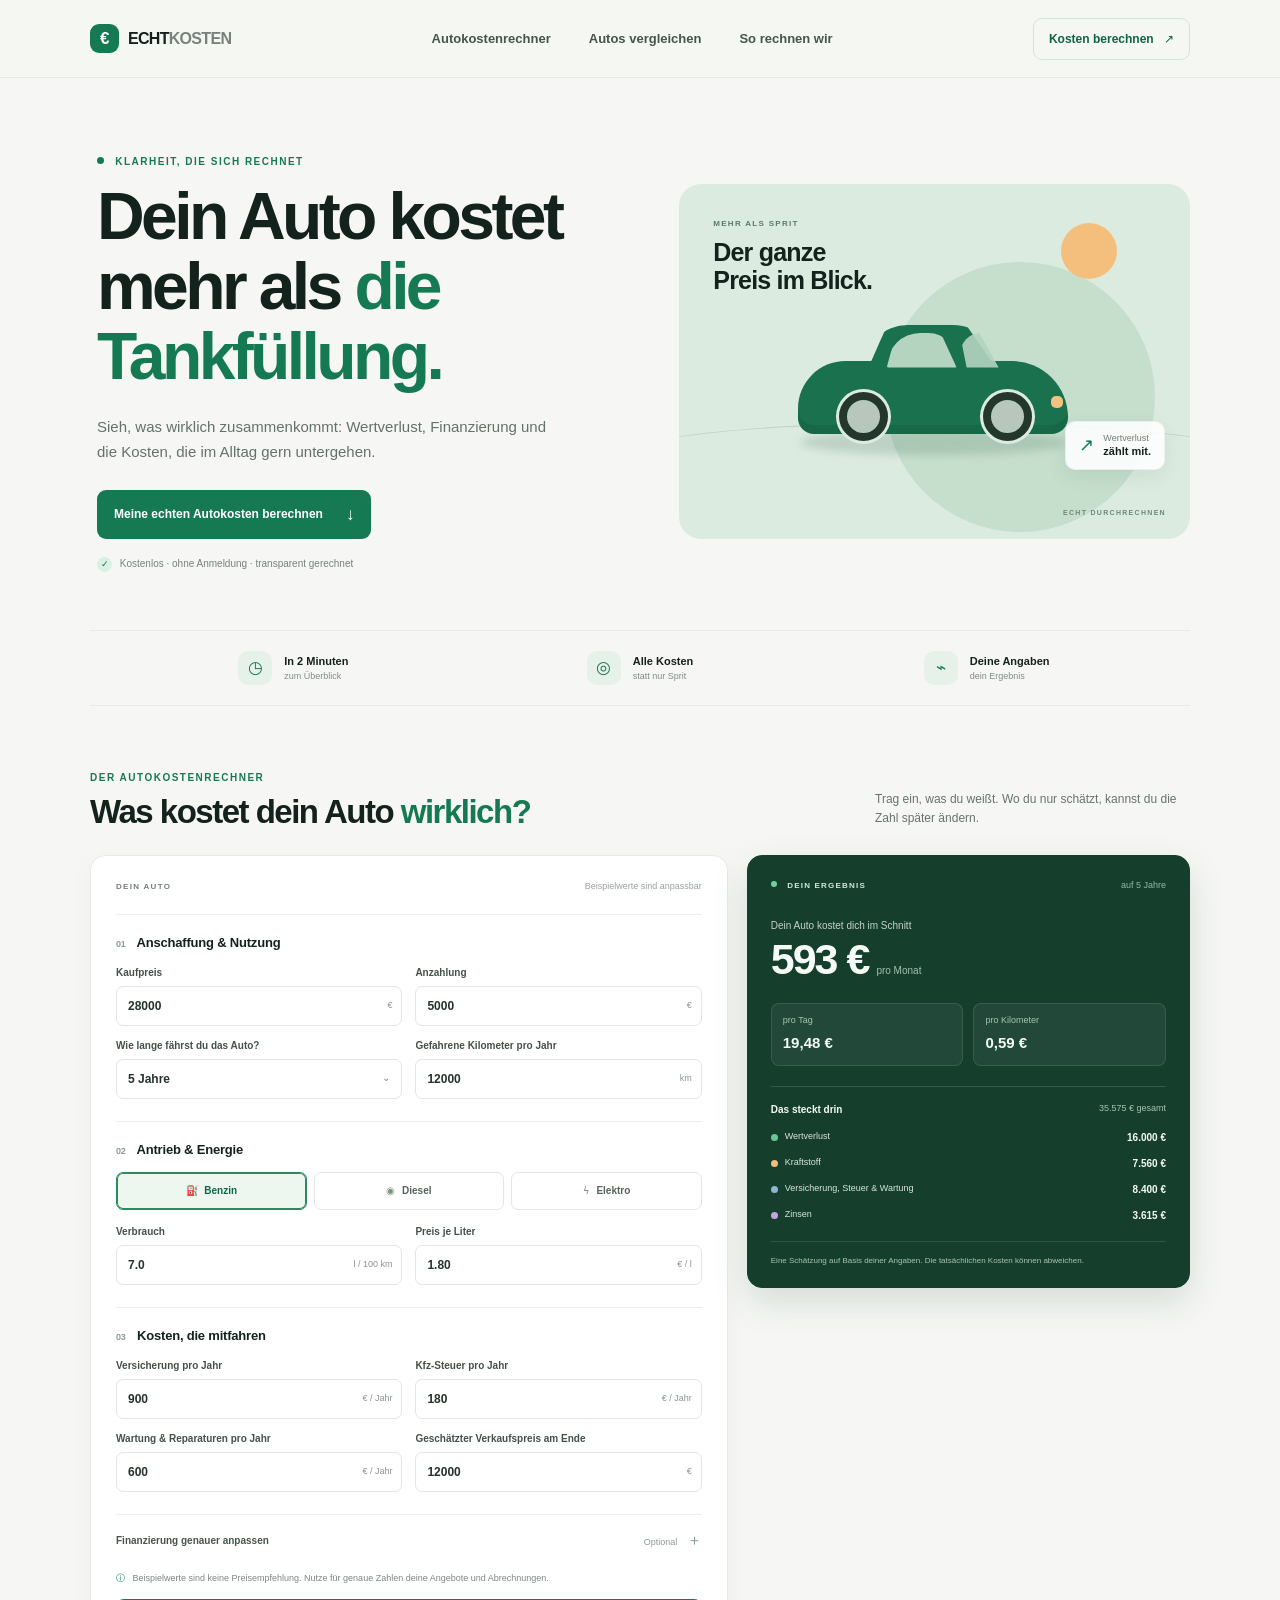
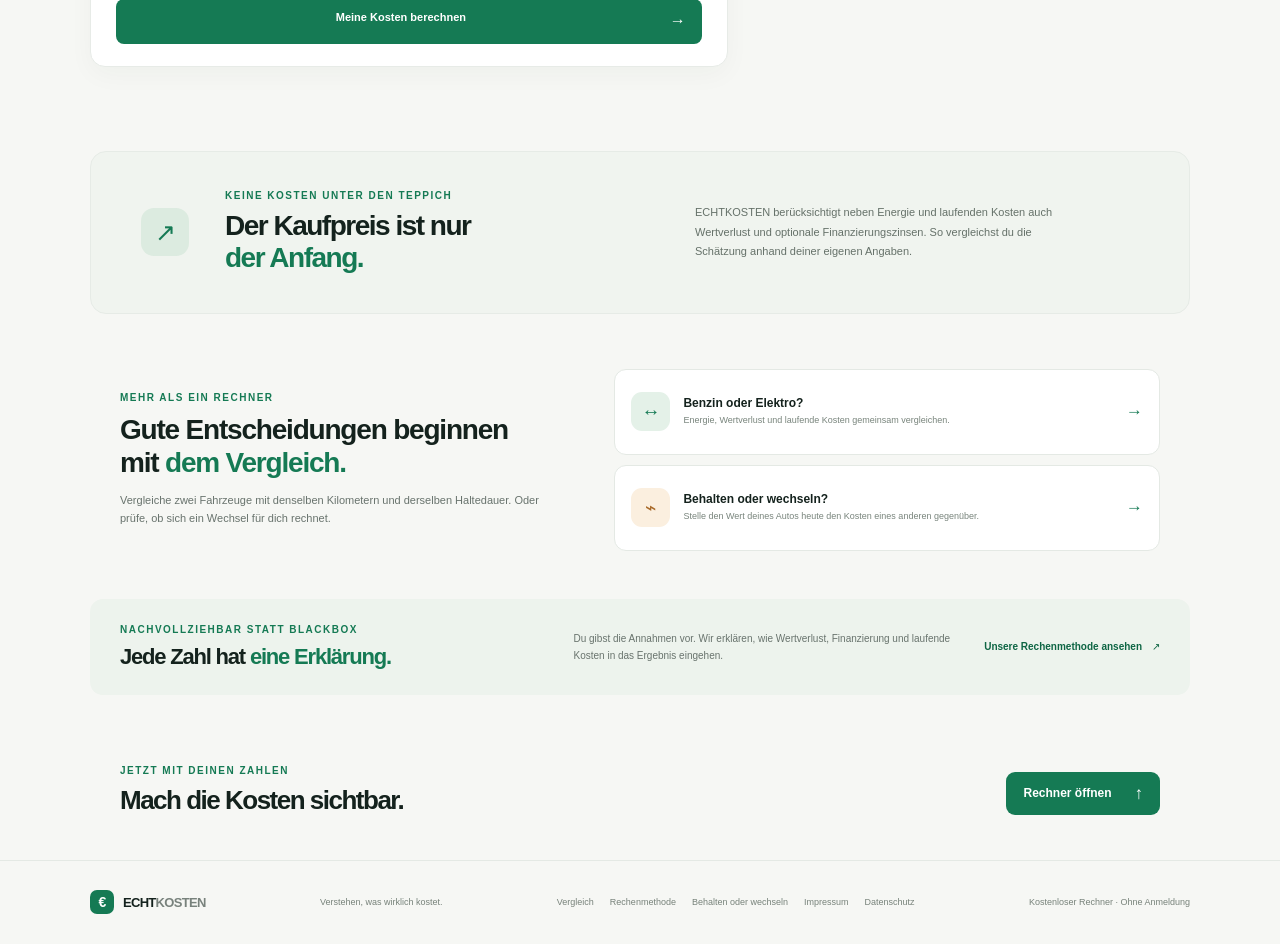
<file: index.html>
<!doctype html>
<html lang="de">
  <head>
    <meta charset="utf-8">
    <meta name="viewport" content="width=device-width, initial-scale=1">
    <meta name="theme-color" content="#f6f7f4">
    <meta name="description" content="Berechne deine Autokosten pro Monat und Kilometer: Wertverlust, Finanzierung, Energie, Versicherung, Kfz-Steuer und Wartung. Kostenlos und ohne Anmeldung.">
    <link rel="canonical" href="https://baromo.github.io/Echtzeitkosten/">
    <title>Autokostenrechner: Was kostet dein Auto? | ECHTKOSTEN</title>
    <link rel="stylesheet" href="styles.css">
    <script src="app.js" defer></script>
  </head>
  <body>
    <a class="skip-link" href="#rechner">Zum Rechner springen</a>
    <header class="site-header">
      <div class="nav-shell">
        <a class="brand" href="#start" aria-label="ECHTKOSTEN Startseite">
          <span class="brand-mark" aria-hidden="true">€</span>
          <span>ECHT<span class="brand-light">KOSTEN</span></span>
        </a>
        <nav aria-label="Hauptnavigation">
          <a href="#rechner">Autokostenrechner</a>
          <a href="vergleich.html">Autos vergleichen</a>
          <a href="methodik.html">So rechnen wir</a>
        </nav>
        <a class="nav-cta" href="#rechner">Kosten berechnen <span aria-hidden="true">↗</span></a>
      </div>
    </header>

    <main id="start">
      <section class="hero">
        <div class="hero-copy">
          <p class="eyebrow"><span class="eyebrow-dot"></span> KLARHEIT, DIE SICH RECHNET</p>
          <h1>Dein Auto kostet mehr als <span>die Tankfüllung.</span></h1>
          <p class="hero-lede">Sieh, was wirklich zusammenkommt: Wertverlust, Finanzierung und die Kosten, die im Alltag gern untergehen.</p>
          <a class="primary-link" href="#rechner">Meine echten Autokosten berechnen <span aria-hidden="true">↓</span></a>
          <div class="hero-proof"><span class="proof-icon" aria-hidden="true">✓</span> Kostenlos · ohne Anmeldung · transparent gerechnet</div>
        </div>
        <div class="hero-visual" aria-label="Illustration der monatlichen Autokosten" role="img">
          <div class="visual-sun"></div>
          <div class="visual-caption"><span>MEHR ALS SPRIT</span><strong>Der ganze<br>Preis im Blick.</strong></div>
          <div class="road-line"></div>
          <div class="car-illustration" aria-hidden="true">
            <div class="car-shadow"></div><div class="car-body"><div class="car-window"></div><div class="car-window car-window-back"></div><div class="car-light"></div></div>
            <div class="wheel wheel-one"></div><div class="wheel wheel-two"></div>
          </div>
          <div class="visual-note"><span class="note-arrow">↗</span><span>Wertverlust<br><strong>zählt mit.</strong></span></div>
          <div class="visual-tag">ECHT DURCHRECHNEN</div>
        </div>
      </section>

      <section class="trust-strip" aria-label="Vorteile">
        <div><span class="strip-icon">◷</span><span><strong>In 2 Minuten</strong><small>zum Überblick</small></span></div>
        <div><span class="strip-icon">◎</span><span><strong>Alle Kosten</strong><small>statt nur Sprit</small></span></div>
        <div><span class="strip-icon">⌁</span><span><strong>Deine Angaben</strong><small>dein Ergebnis</small></span></div>
      </section>

      <section class="calculator-section" id="rechner">
        <div class="section-heading">
          <div><p class="eyebrow">DER AUTOKOSTENRECHNER</p><h2>Was kostet dein Auto <span>wirklich?</span></h2></div>
          <p>Trag ein, was du weißt. Wo du nur schätzt, kannst du die Zahl später ändern.</p>
        </div>

        <div class="calculator-layout">
          <form class="calculator-card" id="cost-form">
            <div class="form-topline"><span class="form-step">DEIN AUTO</span><span class="optional-note">Beispielwerte sind anpassbar</span></div>

            <fieldset class="field-group">
              <legend><span class="legend-number">01</span> Anschaffung &amp; Nutzung</legend>
              <div class="field-grid">
                <label class="field"><span>Kaufpreis</span><span class="input-wrap"><input id="price" type="number" min="0" step="100" value="28000" required><span>€</span></span></label>
                <label class="field"><span>Anzahlung</span><span class="input-wrap"><input id="down-payment" type="number" min="0" step="100" value="5000" required><span>€</span></span></label>
                <label class="field"><span>Wie lange fährst du das Auto?</span><span class="select-wrap"><select id="years"><option value="3">3 Jahre</option><option value="5" selected>5 Jahre</option><option value="8">8 Jahre</option><option value="10">10 Jahre</option></select></span></label>
                <label class="field"><span>Gefahrene Kilometer pro Jahr</span><span class="input-wrap"><input id="distance" type="number" min="1" step="500" value="12000" required><span>km</span></span></label>
              </div>
            </fieldset>

            <fieldset class="field-group">
              <legend><span class="legend-number">02</span> Antrieb &amp; Energie</legend>
              <div class="drive-options" role="group" aria-label="Antriebsart auswählen">
                <button class="drive-option is-selected" type="button" data-drive="benziner" aria-pressed="true"><span aria-hidden="true">⛽</span> Benzin</button>
                <button class="drive-option" type="button" data-drive="diesel" aria-pressed="false"><span aria-hidden="true">◉</span> Diesel</button>
                <button class="drive-option" type="button" data-drive="elektro" aria-pressed="false"><span aria-hidden="true">ϟ</span> Elektro</button>
              </div>
              <input id="drive" type="hidden" value="benziner">
              <div class="field-grid field-grid-energy">
                <label class="field"><span id="energy-label">Verbrauch</span><span class="input-wrap"><input id="consumption" type="number" min="0" step="0.1" value="7.0" required><span id="consumption-unit">l / 100 km</span></span></label>
                <label class="field"><span id="energy-price-label">Preis je Liter</span><span class="input-wrap"><input id="energy-price" type="number" min="0" step="0.01" value="1.80" required><span id="energy-price-unit">€ / l</span></span></label>
              </div>
            </fieldset>

            <fieldset class="field-group">
              <legend><span class="legend-number">03</span> Kosten, die mitfahren</legend>
              <div class="field-grid">
                <label class="field"><span>Versicherung pro Jahr</span><span class="input-wrap"><input id="insurance" type="number" min="0" step="10" value="900" required><span>€ / Jahr</span></span></label>
                <label class="field"><span>Kfz-Steuer pro Jahr</span><span class="input-wrap"><input id="tax" type="number" min="0" step="10" value="180" required><span>€ / Jahr</span></span></label>
                <label class="field"><span>Wartung &amp; Reparaturen pro Jahr</span><span class="input-wrap"><input id="maintenance" type="number" min="0" step="10" value="600" required><span>€ / Jahr</span></span></label>
                <label class="field"><span>Geschätzter Verkaufspreis am Ende</span><span class="input-wrap"><input id="resale" type="number" min="0" step="100" value="12000" required><span>€</span></span></label>
              </div>
            </fieldset>

            <details class="finance-details">
              <summary><span>Finanzierung genauer anpassen</span><span class="summary-hint">Optional <span aria-hidden="true">＋</span></span></summary>
              <div class="field-grid finance-grid">
                <label class="field"><span>Effektiver Jahreszins</span><span class="input-wrap"><input id="interest" type="number" min="0" max="50" step="0.1" value="5.9" required><span>%</span></span></label>
                <p class="finance-help">Wir nehmen an, dass die Finanzierung über deine gesamte Haltedauer läuft. Ohne Anzahlung kannst du 0 € eintragen.</p>
              </div>
            </details>

            <p class="form-note"><span aria-hidden="true">ⓘ</span> Beispielwerte sind keine Preisempfehlung. Nutze für genaue Zahlen deine Angebote und Abrechnungen.</p>
            <button class="calculate-button" type="submit">Meine Kosten berechnen <span aria-hidden="true">→</span></button>
          </form>

          <aside class="result-card" id="result" aria-live="polite" aria-atomic="true">
            <div class="result-header"><span class="result-kicker"><span class="result-dot"></span> DEIN ERGEBNIS</span><span class="result-period" id="result-period">auf 5 Jahre</span></div>
            <p class="result-label">Dein Auto kostet dich im Schnitt</p>
            <div class="result-monthly"><span id="monthly-cost">–</span><small>pro Monat</small></div>
            <div class="result-metrics">
              <div><span>pro Tag</span><strong id="daily-cost">–</strong></div>
              <div><span>pro Kilometer</span><strong id="per-km-cost">–</strong></div>
            </div>
            <div class="result-divider"></div>
            <div class="breakdown-heading"><strong>Das steckt drin</strong><span id="total-cost">– gesamt</span></div>
            <div class="breakdown" id="breakdown">
              <div class="breakdown-row"><span class="breakdown-name"><i class="break-dot depreciation-dot"></i>Wertverlust</span><strong>–</strong></div>
              <div class="breakdown-row"><span class="breakdown-name"><i class="break-dot energy-dot"></i>Energie</span><strong>–</strong></div>
              <div class="breakdown-row"><span class="breakdown-name"><i class="break-dot fixed-dot"></i>Versicherung, Steuer &amp; Wartung</span><strong>–</strong></div>
              <div class="breakdown-row"><span class="breakdown-name"><i class="break-dot interest-dot"></i>Zinsen</span><strong>–</strong></div>
            </div>
            <p class="result-footnote">Eine Schätzung auf Basis deiner Angaben. Die tatsächlichen Kosten können abweichen.</p>
          </aside>
        </div>
      </section>

      <section class="principle-section" id="prinzip">
        <div class="principle-mark" aria-hidden="true">↗</div>
        <div><p class="eyebrow">KEINE KOSTEN UNTER DEN TEPPICH</p><h2>Der Kaufpreis ist nur<br><span>der Anfang.</span></h2></div>
        <p class="principle-copy">ECHTKOSTEN berücksichtigt neben Energie und laufenden Kosten auch Wertverlust und optionale Finanzierungszinsen. So vergleichst du die Schätzung anhand deiner eigenen Angaben.</p>
      </section>

      <section class="next-steps" aria-labelledby="next-steps-title">
        <div class="next-steps-heading">
          <p class="eyebrow">MEHR ALS EIN RECHNER</p>
          <h2 id="next-steps-title">Gute Entscheidungen beginnen mit <span>dem Vergleich.</span></h2>
          <p>Vergleiche zwei Fahrzeuge mit denselben Kilometern und derselben Haltedauer. Oder prüfe, ob sich ein Wechsel für dich rechnet.</p>
        </div>
        <div class="next-steps-cards">
          <a class="next-card" href="vergleich.html#vergleichen">
            <span class="next-card-mark" aria-hidden="true">↔</span>
            <span class="next-card-copy"><strong>Benzin oder Elektro?</strong><small>Energie, Wertverlust und laufende Kosten gemeinsam vergleichen.</small></span>
            <span class="next-card-arrow" aria-hidden="true">→</span>
          </a>
          <a class="next-card" href="behalten-oder-wechseln.html">
            <span class="next-card-mark next-card-mark-warm" aria-hidden="true">⌁</span>
            <span class="next-card-copy"><strong>Behalten oder wechseln?</strong><small>Stelle den Wert deines Autos heute den Kosten eines anderen gegenüber.</small></span>
            <span class="next-card-arrow" aria-hidden="true">→</span>
          </a>
        </div>
      </section>

      <section class="home-method-note">
        <div><p class="eyebrow">NACHVOLLZIEHBAR STATT BLACKBOX</p><h2>Jede Zahl hat <span>eine Erklärung.</span></h2></div>
        <p>Du gibst die Annahmen vor. Wir erklären, wie Wertverlust, Finanzierung und laufende Kosten in das Ergebnis eingehen.</p>
        <a class="text-link" href="methodik.html">Unsere Rechenmethode ansehen <span aria-hidden="true">↗</span></a>
      </section>

      <section class="closing-cta"><div><p class="eyebrow">JETZT MIT DEINEN ZAHLEN</p><h2>Mach die Kosten sichtbar.</h2></div><a href="#rechner" class="primary-link">Rechner öffnen <span aria-hidden="true">↑</span></a></section>
    </main>

    <footer class="site-footer">
      <a class="brand footer-brand" href="#start"><span class="brand-mark" aria-hidden="true">€</span><span>ECHT<span class="brand-light">KOSTEN</span></span></a>
      <p>Verstehen, was wirklich kostet.</p>
      <div class="footer-links"><a href="vergleich.html">Vergleich</a><a href="methodik.html">Rechenmethode</a><a href="behalten-oder-wechseln.html">Behalten oder wechseln</a><a href="impressum.html">Impressum</a><a href="datenschutz.html">Datenschutz</a></div>
      <span class="footer-meta">Kostenloser Rechner · Ohne Anmeldung</span>
    </footer>
  </body>
</html>
</file>
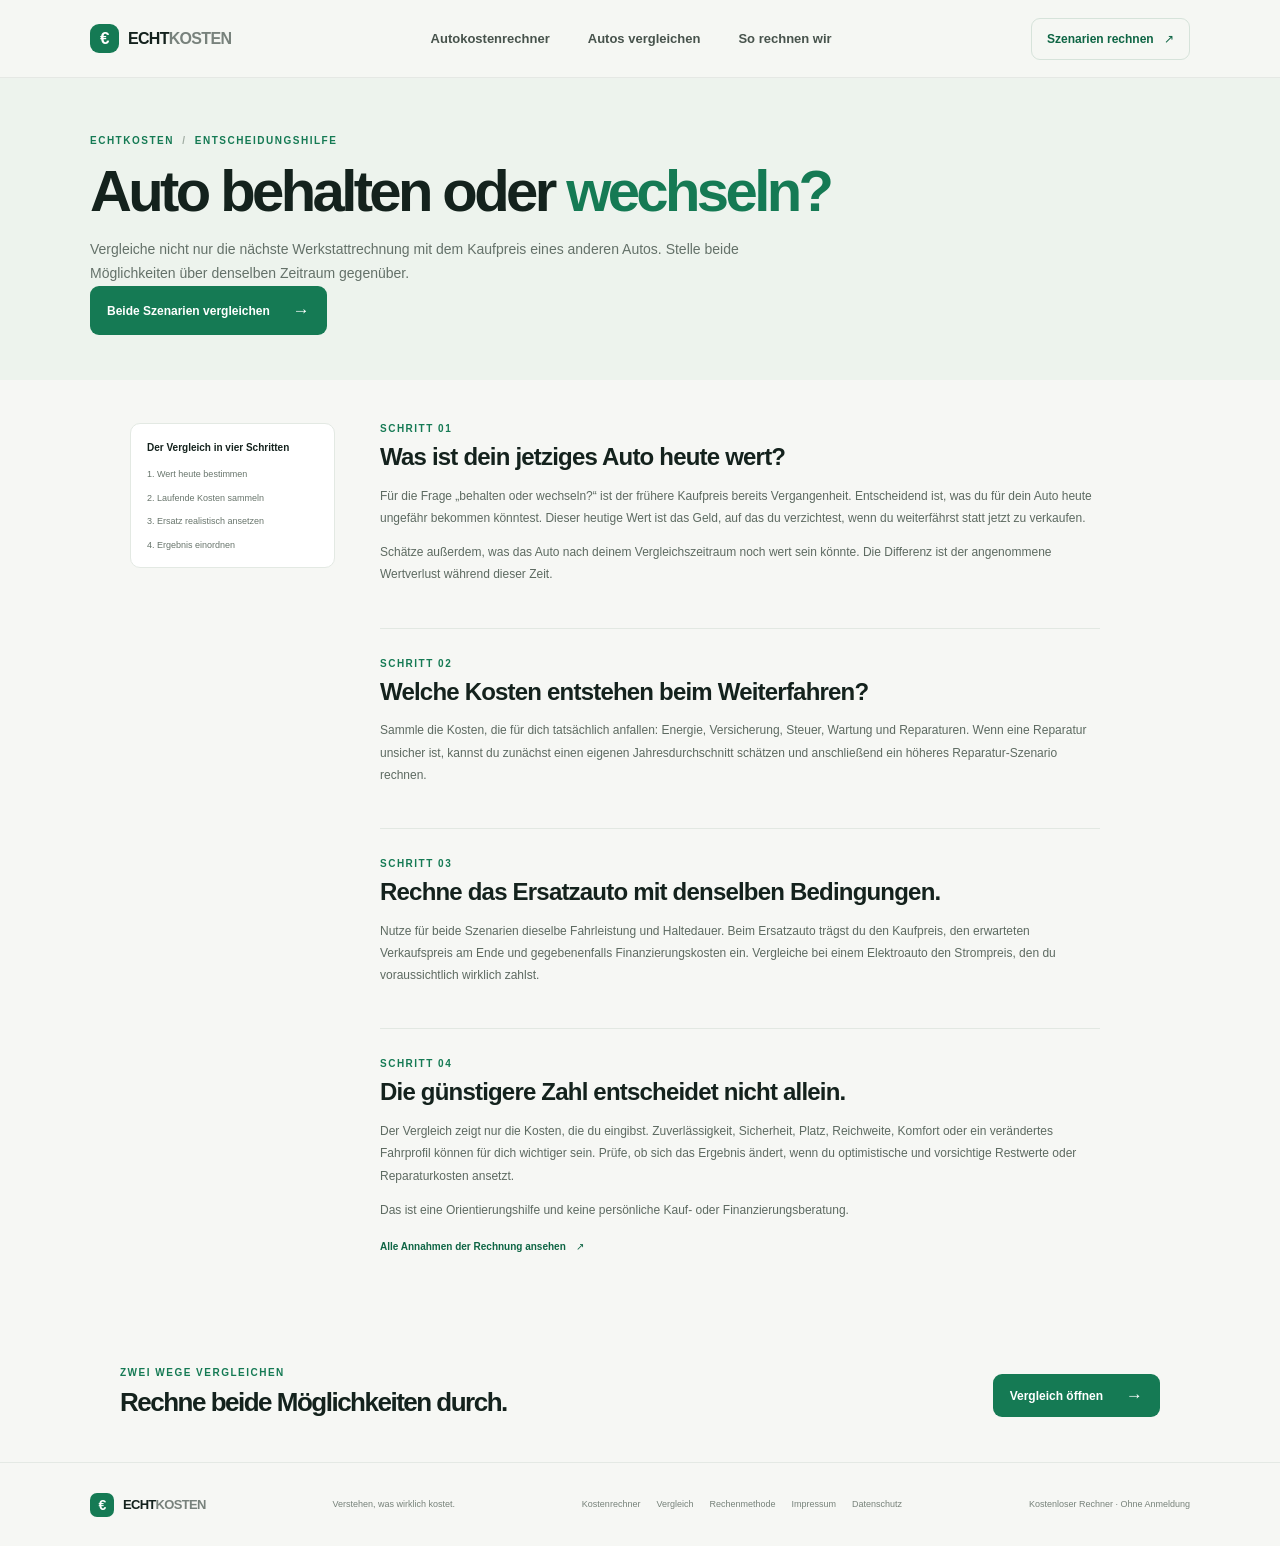
<file: behalten-oder-wechseln.html>
<!doctype html>
<html lang="de">
  <head>
    <meta charset="utf-8">
    <meta name="viewport" content="width=device-width, initial-scale=1">
    <meta name="theme-color" content="#f6f7f4">
    <meta name="description" content="So vergleichst du die Kosten, wenn du dein Auto behältst oder auf ein anderes Fahrzeug wechselst.">
    <link rel="canonical" href="https://baromo.github.io/Echtzeitkosten/behalten-oder-wechseln.html">
    <title>Auto behalten oder wechseln? Kosten fair vergleichen | ECHTKOSTEN</title>
    <link rel="stylesheet" href="styles.css">
  </head>
  <body>
    <a class="skip-link" href="#inhalt">Zum Inhalt springen</a>
    <header class="site-header">
      <div class="nav-shell">
        <a class="brand" href="index.html" aria-label="ECHTKOSTEN Startseite"><span class="brand-mark" aria-hidden="true">€</span><span>ECHT<span class="brand-light">KOSTEN</span></span></a>
        <nav aria-label="Hauptnavigation"><a href="index.html#rechner">Autokostenrechner</a><a href="vergleich.html">Autos vergleichen</a><a href="methodik.html">So rechnen wir</a></nav>
        <a class="nav-cta" href="vergleich.html#vergleichen">Szenarien rechnen <span aria-hidden="true">↗</span></a>
      </div>
    </header>

    <main id="inhalt">
      <section class="page-hero guide-hero">
        <div class="page-hero-inner">
          <p class="eyebrow"><a href="index.html">ECHTKOSTEN</a> <span aria-hidden="true">/</span> ENTSCHEIDUNGSHILFE</p>
          <h1>Auto behalten oder <span>wechseln?</span></h1>
          <p class="hero-lede">Vergleiche nicht nur die nächste Werkstattrechnung mit dem Kaufpreis eines anderen Autos. Stelle beide Möglichkeiten über denselben Zeitraum gegenüber.</p>
          <a class="primary-link" href="vergleich.html#vergleichen">Beide Szenarien vergleichen <span aria-hidden="true">→</span></a>
        </div>
      </section>

      <article class="article-layout guide-layout">
        <aside class="article-toc" aria-label="Auf dieser Seite"><strong>Der Vergleich in vier Schritten</strong><a href="#heutiger-wert">1. Wert heute bestimmen</a><a href="#laufende-kosten">2. Laufende Kosten sammeln</a><a href="#ersatz">3. Ersatz realistisch ansetzen</a><a href="#entscheidung">4. Ergebnis einordnen</a></aside>
        <div class="article-content">
          <section class="article-block" id="heutiger-wert">
            <p class="eyebrow">SCHRITT 01</p><h2>Was ist dein jetziges Auto heute wert?</h2>
            <p>Für die Frage „behalten oder wechseln?“ ist der frühere Kaufpreis bereits Vergangenheit. Entscheidend ist, was du für dein Auto heute ungefähr bekommen könntest. Dieser heutige Wert ist das Geld, auf das du verzichtest, wenn du weiterfährst statt jetzt zu verkaufen.</p>
            <p>Schätze außerdem, was das Auto nach deinem Vergleichszeitraum noch wert sein könnte. Die Differenz ist der angenommene Wertverlust während dieser Zeit.</p>
          </section>
          <section class="article-block" id="laufende-kosten">
            <p class="eyebrow">SCHRITT 02</p><h2>Welche Kosten entstehen beim Weiterfahren?</h2>
            <p>Sammle die Kosten, die für dich tatsächlich anfallen: Energie, Versicherung, Steuer, Wartung und Reparaturen. Wenn eine Reparatur unsicher ist, kannst du zunächst einen eigenen Jahresdurchschnitt schätzen und anschließend ein höheres Reparatur-Szenario rechnen.</p>
          </section>
          <section class="article-block" id="ersatz">
            <p class="eyebrow">SCHRITT 03</p><h2>Rechne das Ersatzauto mit denselben Bedingungen.</h2>
            <p>Nutze für beide Szenarien dieselbe Fahrleistung und Haltedauer. Beim Ersatzauto trägst du den Kaufpreis, den erwarteten Verkaufspreis am Ende und gegebenenfalls Finanzierungskosten ein. Vergleiche bei einem Elektroauto den Strompreis, den du voraussichtlich wirklich zahlst.</p>
          </section>
          <section class="article-block" id="entscheidung">
            <p class="eyebrow">SCHRITT 04</p><h2>Die günstigere Zahl entscheidet nicht allein.</h2>
            <p>Der Vergleich zeigt nur die Kosten, die du eingibst. Zuverlässigkeit, Sicherheit, Platz, Reichweite, Komfort oder ein verändertes Fahrprofil können für dich wichtiger sein. Prüfe, ob sich das Ergebnis ändert, wenn du optimistische und vorsichtige Restwerte oder Reparaturkosten ansetzt.</p>
            <p>Das ist eine Orientierungshilfe und keine persönliche Kauf- oder Finanzierungsberatung.</p>
            <a class="text-link" href="methodik.html">Alle Annahmen der Rechnung ansehen <span aria-hidden="true">↗</span></a>
          </section>
        </div>
      </article>

      <section class="closing-cta"><div><p class="eyebrow">ZWEI WEGE VERGLEICHEN</p><h2>Rechne beide Möglichkeiten durch.</h2></div><a href="vergleich.html#vergleichen" class="primary-link">Vergleich öffnen <span aria-hidden="true">→</span></a></section>
    </main>
    <footer class="site-footer">
      <a class="brand footer-brand" href="index.html"><span class="brand-mark" aria-hidden="true">€</span><span>ECHT<span class="brand-light">KOSTEN</span></span></a>
      <p>Verstehen, was wirklich kostet.</p>
      <div class="footer-links"><a href="index.html#rechner">Kostenrechner</a><a href="vergleich.html">Vergleich</a><a href="methodik.html">Rechenmethode</a><a href="impressum.html">Impressum</a><a href="datenschutz.html">Datenschutz</a></div>
      <span class="footer-meta">Kostenloser Rechner · Ohne Anmeldung</span>
    </footer>
  </body>
</html>
</file>
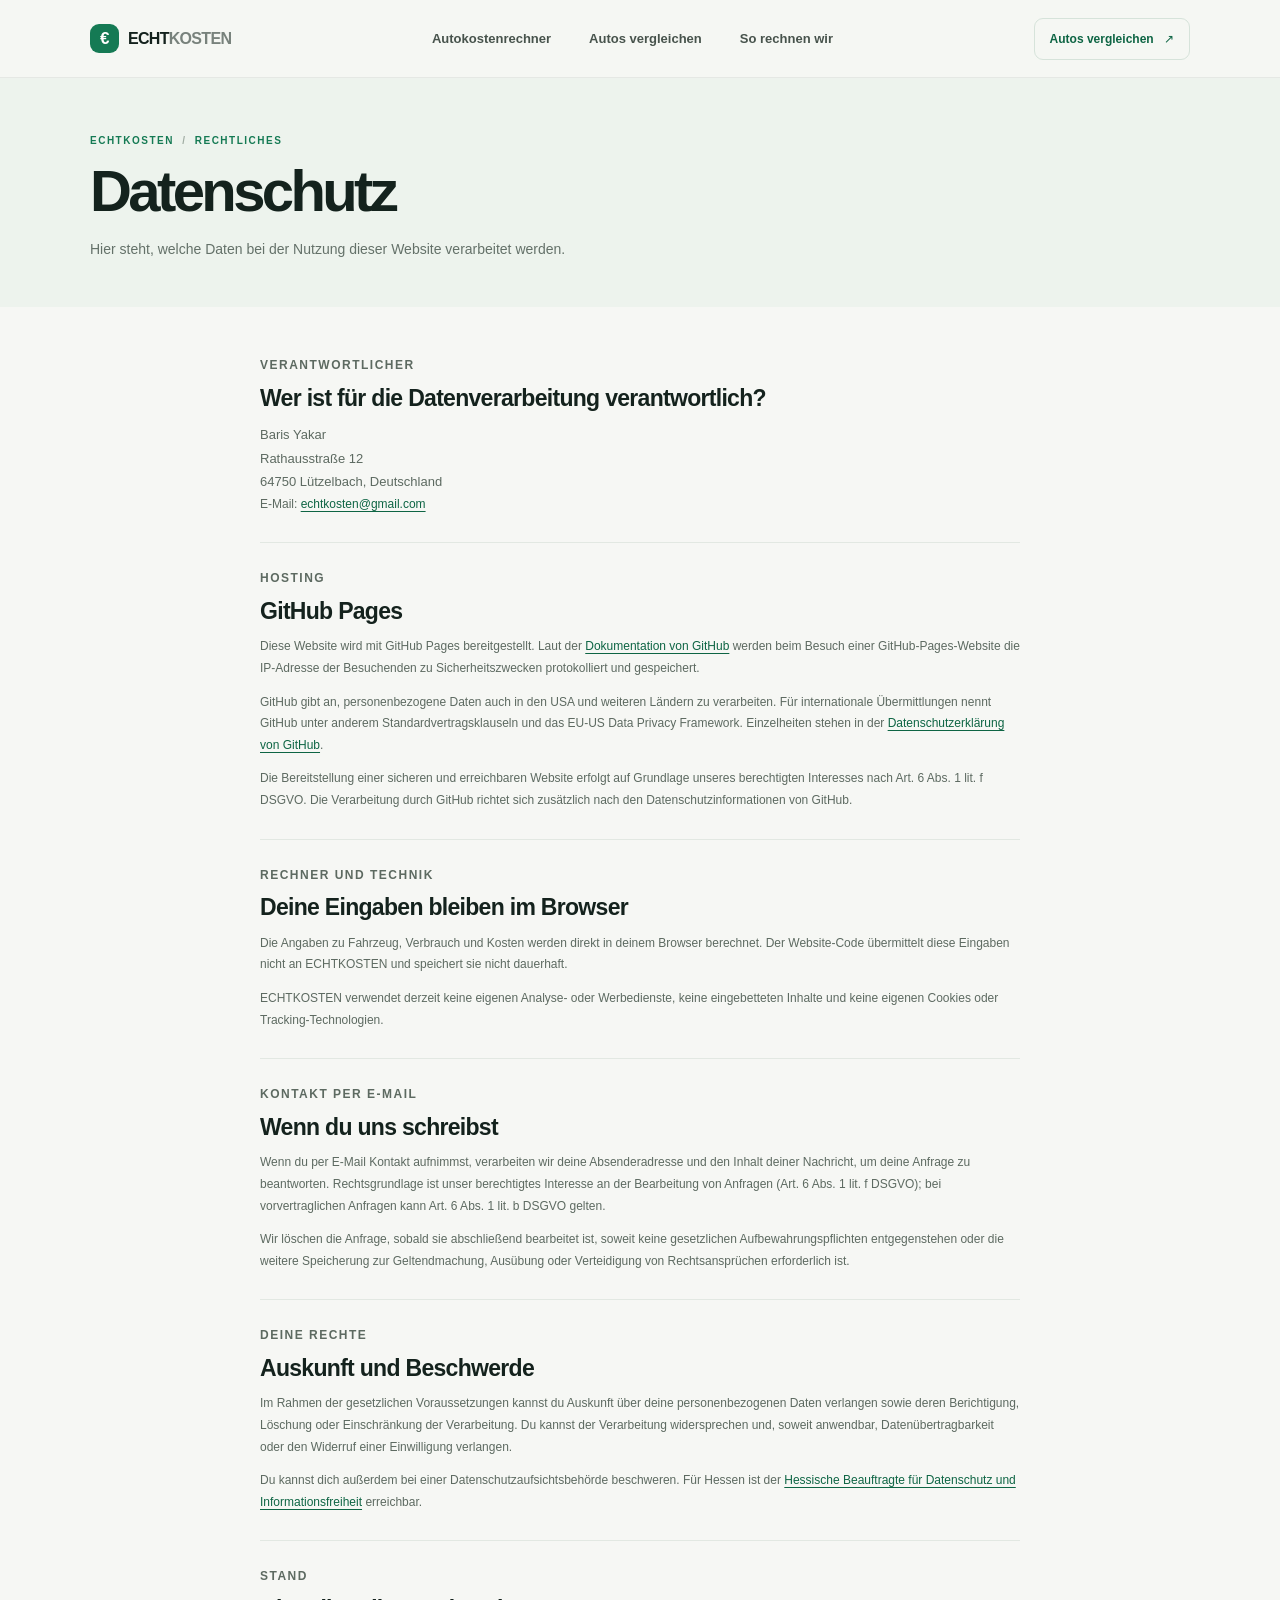
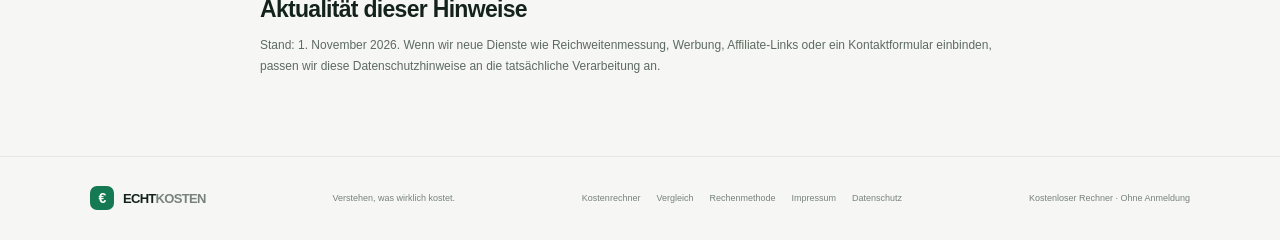
<file: datenschutz.html>
<!doctype html>
<html lang="de">
  <head>
    <meta charset="utf-8">
    <meta name="viewport" content="width=device-width, initial-scale=1">
    <meta name="theme-color" content="#f6f7f4">
    <meta name="description" content="Datenschutzhinweise für die Website ECHTKOSTEN.">
    <link rel="canonical" href="https://baromo.github.io/Echtzeitkosten/datenschutz.html">
    <title>Datenschutz – ECHTKOSTEN</title>
    <link rel="stylesheet" href="styles.css">
  </head>
  <body>
    <a class="skip-link" href="#inhalt">Zum Inhalt springen</a>
    <header class="site-header">
      <div class="nav-shell">
        <a class="brand" href="index.html" aria-label="ECHTKOSTEN Startseite"><span class="brand-mark" aria-hidden="true">€</span><span>ECHT<span class="brand-light">KOSTEN</span></span></a>
        <nav aria-label="Hauptnavigation">
          <a href="index.html#rechner">Autokostenrechner</a>
          <a href="vergleich.html">Autos vergleichen</a>
          <a href="methodik.html">So rechnen wir</a>
        </nav>
        <a class="nav-cta" href="vergleich.html#vergleichen">Autos vergleichen <span aria-hidden="true">↗</span></a>
      </div>
    </header>
    <main id="inhalt">
      <section class="page-hero">
        <div class="page-hero-inner">
          <p class="eyebrow"><a href="index.html">ECHTKOSTEN</a> <span aria-hidden="true">/</span> RECHTLICHES</p>
          <h1>Datenschutz</h1>
          <p class="hero-lede">Hier steht, welche Daten bei der Nutzung dieser Website verarbeitet werden.</p>
        </div>
      </section>
      <article class="legal-layout">
        <div class="legal-content">
          <section class="legal-block">
            <p class="eyebrow">VERANTWORTLICHER</p>
            <h2>Wer ist für die Datenverarbeitung verantwortlich?</h2>
            <address class="legal-address">
              Baris Yakar<br>
              Rathausstraße 12<br>
              64750 Lützelbach, Deutschland
            </address>
            <p>E-Mail: <a href="mailto:echtkosten@gmail.com">echtkosten@gmail.com</a></p>
          </section>
          <section class="legal-block">
            <p class="eyebrow">HOSTING</p>
            <h2>GitHub Pages</h2>
            <p>Diese Website wird mit GitHub Pages bereitgestellt. Laut der <a href="https://docs.github.com/en/pages/getting-started-with-github-pages/what-is-github-pages">Dokumentation von GitHub</a> werden beim Besuch einer GitHub-Pages-Website die IP-Adresse der Besuchenden zu Sicherheitszwecken protokolliert und gespeichert.</p>
            <p>GitHub gibt an, personenbezogene Daten auch in den USA und weiteren Ländern zu verarbeiten. Für internationale Übermittlungen nennt GitHub unter anderem Standardvertragsklauseln und das EU-US Data Privacy Framework. Einzelheiten stehen in der <a href="https://docs.github.com/en/site-policy/privacy-policies/github-general-privacy-statement">Datenschutzerklärung von GitHub</a>.</p>
            <p>Die Bereitstellung einer sicheren und erreichbaren Website erfolgt auf Grundlage unseres berechtigten Interesses nach Art. 6 Abs. 1 lit. f DSGVO. Die Verarbeitung durch GitHub richtet sich zusätzlich nach den Datenschutzinformationen von GitHub.</p>
          </section>
          <section class="legal-block">
            <p class="eyebrow">RECHNER UND TECHNIK</p>
            <h2>Deine Eingaben bleiben im Browser</h2>
            <p>Die Angaben zu Fahrzeug, Verbrauch und Kosten werden direkt in deinem Browser berechnet. Der Website-Code übermittelt diese Eingaben nicht an ECHTKOSTEN und speichert sie nicht dauerhaft.</p>
            <p>ECHTKOSTEN verwendet derzeit keine eigenen Analyse- oder Werbedienste, keine eingebetteten Inhalte und keine eigenen Cookies oder Tracking-Technologien.</p>
          </section>
          <section class="legal-block">
            <p class="eyebrow">KONTAKT PER E-MAIL</p>
            <h2>Wenn du uns schreibst</h2>
            <p>Wenn du per E-Mail Kontakt aufnimmst, verarbeiten wir deine Absenderadresse und den Inhalt deiner Nachricht, um deine Anfrage zu beantworten. Rechtsgrundlage ist unser berechtigtes Interesse an der Bearbeitung von Anfragen (Art. 6 Abs. 1 lit. f DSGVO); bei vorvertraglichen Anfragen kann Art. 6 Abs. 1 lit. b DSGVO gelten.</p>
            <p>Wir löschen die Anfrage, sobald sie abschließend bearbeitet ist, soweit keine gesetzlichen Aufbewahrungspflichten entgegenstehen oder die weitere Speicherung zur Geltendmachung, Ausübung oder Verteidigung von Rechtsansprüchen erforderlich ist.</p>
          </section>
          <section class="legal-block">
            <p class="eyebrow">DEINE RECHTE</p>
            <h2>Auskunft und Beschwerde</h2>
            <p>Im Rahmen der gesetzlichen Voraussetzungen kannst du Auskunft über deine personenbezogenen Daten verlangen sowie deren Berichtigung, Löschung oder Einschränkung der Verarbeitung. Du kannst der Verarbeitung widersprechen und, soweit anwendbar, Datenübertragbarkeit oder den Widerruf einer Einwilligung verlangen.</p>
            <p>Du kannst dich außerdem bei einer Datenschutzaufsichtsbehörde beschweren. Für Hessen ist der <a href="https://datenschutz.hessen.de/ueber-uns/anfahrt-und-erreichbarkeit">Hessische Beauftragte für Datenschutz und Informationsfreiheit</a> erreichbar.</p>
          </section>
          <section class="legal-block">
            <p class="eyebrow">STAND</p>
            <h2>Aktualität dieser Hinweise</h2>
            <p>Stand: 1. November 2026. Wenn wir neue Dienste wie Reichweitenmessung, Werbung, Affiliate-Links oder ein Kontaktformular einbinden, passen wir diese Datenschutzhinweise an die tatsächliche Verarbeitung an.</p>
          </section>
        </div>
      </article>
    </main>
    <footer class="site-footer">
      <a class="brand footer-brand" href="index.html"><span class="brand-mark" aria-hidden="true">€</span><span>ECHT<span class="brand-light">KOSTEN</span></span></a>
      <p>Verstehen, was wirklich kostet.</p>
      <div class="footer-links"><a href="index.html#rechner">Kostenrechner</a><a href="vergleich.html">Vergleich</a><a href="methodik.html">Rechenmethode</a><a href="impressum.html">Impressum</a><a href="datenschutz.html" aria-current="page">Datenschutz</a></div>
      <span class="footer-meta">Kostenloser Rechner · Ohne Anmeldung</span>
    </footer>
  </body>
</html>
</file>
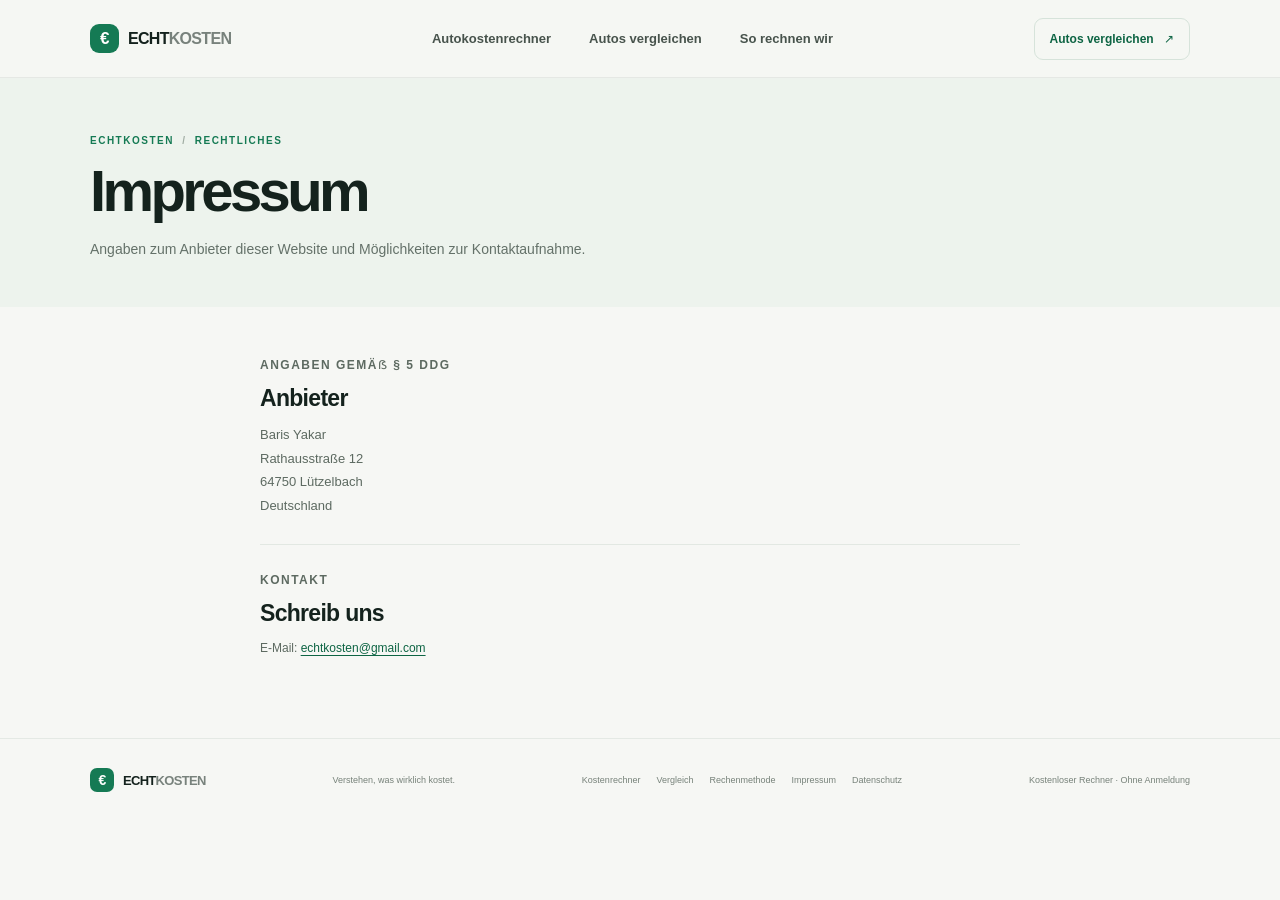
<file: impressum.html>
<!doctype html>
<html lang="de">
  <head>
    <meta charset="utf-8">
    <meta name="viewport" content="width=device-width, initial-scale=1">
    <meta name="theme-color" content="#f6f7f4">
    <meta name="description" content="Impressum und Kontakt von ECHTKOSTEN.">
    <link rel="canonical" href="https://baromo.github.io/Echtzeitkosten/impressum.html">
    <title>Impressum – ECHTKOSTEN</title>
    <link rel="stylesheet" href="styles.css">
  </head>
  <body>
    <a class="skip-link" href="#inhalt">Zum Inhalt springen</a>
    <header class="site-header">
      <div class="nav-shell">
        <a class="brand" href="index.html" aria-label="ECHTKOSTEN Startseite"><span class="brand-mark" aria-hidden="true">€</span><span>ECHT<span class="brand-light">KOSTEN</span></span></a>
        <nav aria-label="Hauptnavigation">
          <a href="index.html#rechner">Autokostenrechner</a>
          <a href="vergleich.html">Autos vergleichen</a>
          <a href="methodik.html">So rechnen wir</a>
        </nav>
        <a class="nav-cta" href="vergleich.html#vergleichen">Autos vergleichen <span aria-hidden="true">↗</span></a>
      </div>
    </header>
    <main id="inhalt">
      <section class="page-hero">
        <div class="page-hero-inner">
          <p class="eyebrow"><a href="index.html">ECHTKOSTEN</a> <span aria-hidden="true">/</span> RECHTLICHES</p>
          <h1>Impressum</h1>
          <p class="hero-lede">Angaben zum Anbieter dieser Website und Möglichkeiten zur Kontaktaufnahme.</p>
        </div>
      </section>
      <article class="legal-layout">
        <div class="legal-content">
          <section class="legal-block">
            <p class="eyebrow">ANGABEN GEMÄẞ § 5 DDG</p>
            <h2>Anbieter</h2>
            <address class="legal-address">
              Baris Yakar<br>
              Rathausstraße 12<br>
              64750 Lützelbach<br>
              Deutschland
            </address>
          </section>
          <section class="legal-block">
            <p class="eyebrow">KONTAKT</p>
            <h2>Schreib uns</h2>
            <p>E-Mail: <a href="mailto:echtkosten@gmail.com">echtkosten@gmail.com</a></p>
          </section>
        </div>
      </article>
    </main>
    <footer class="site-footer">
      <a class="brand footer-brand" href="index.html"><span class="brand-mark" aria-hidden="true">€</span><span>ECHT<span class="brand-light">KOSTEN</span></span></a>
      <p>Verstehen, was wirklich kostet.</p>
      <div class="footer-links"><a href="index.html#rechner">Kostenrechner</a><a href="vergleich.html">Vergleich</a><a href="methodik.html">Rechenmethode</a><a href="impressum.html" aria-current="page">Impressum</a><a href="datenschutz.html">Datenschutz</a></div>
      <span class="footer-meta">Kostenloser Rechner · Ohne Anmeldung</span>
    </footer>
  </body>
</html>
</file>
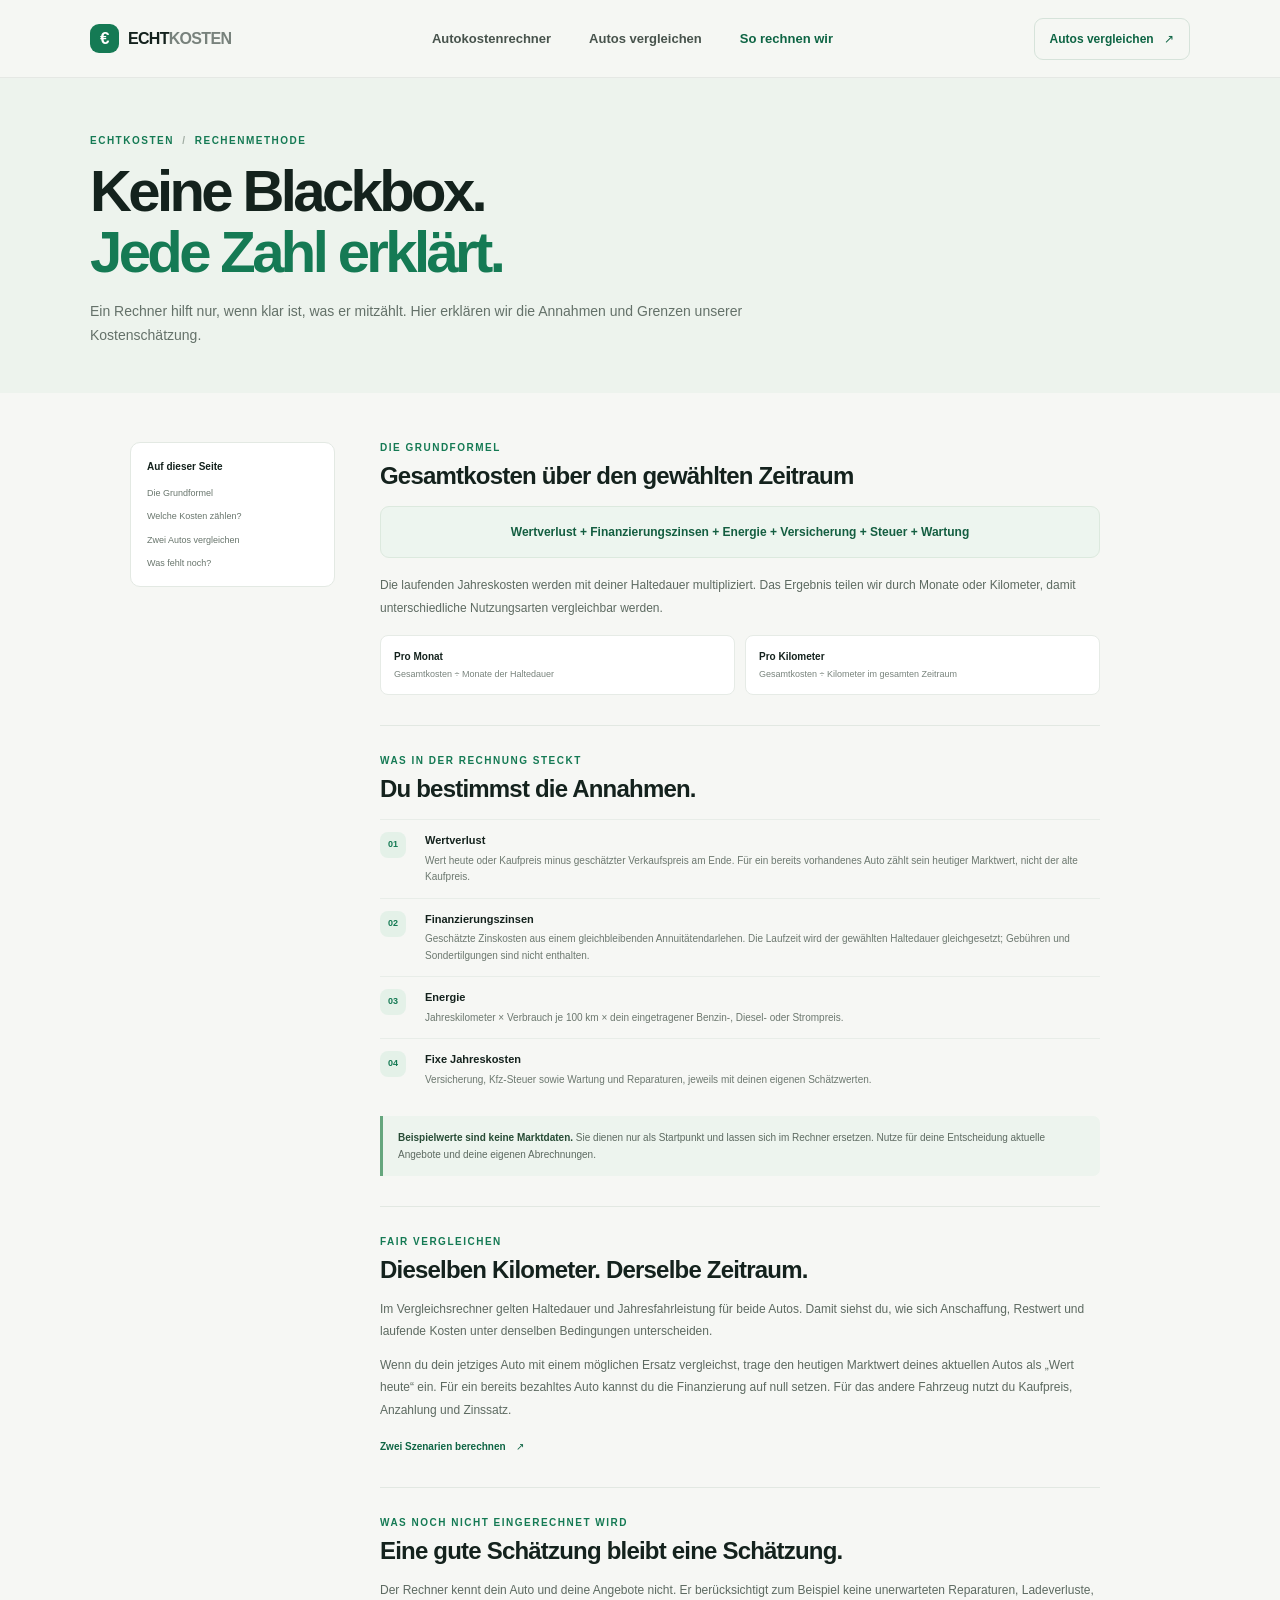
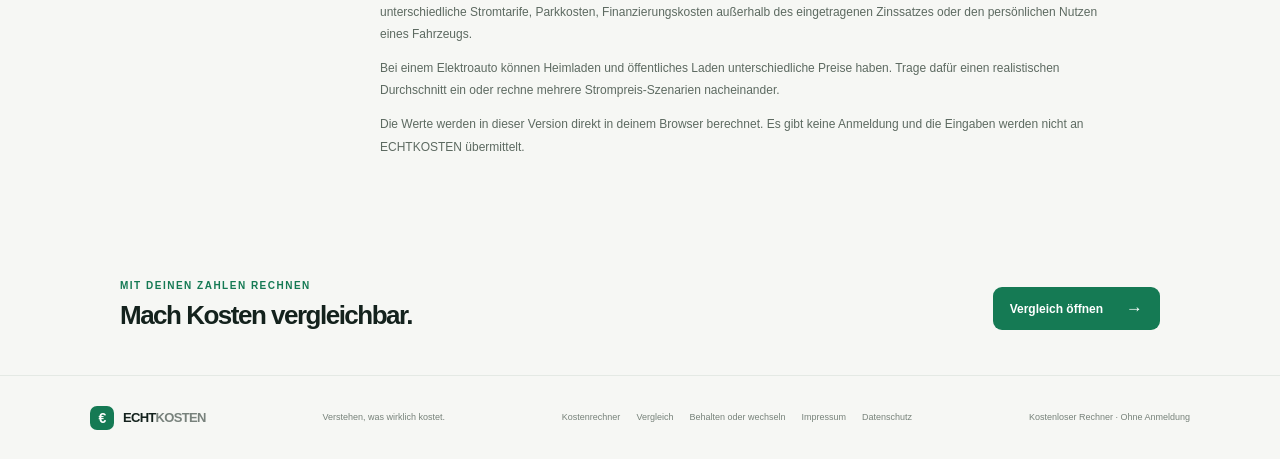
<file: methodik.html>
<!doctype html>
<html lang="de">
  <head>
    <meta charset="utf-8">
    <meta name="viewport" content="width=device-width, initial-scale=1">
    <meta name="theme-color" content="#f6f7f4">
    <meta name="description" content="Erfahre, wie ECHTKOSTEN Wertverlust, Energie, Finanzierung und laufende Autokosten berechnet.">
    <link rel="canonical" href="https://baromo.github.io/Echtzeitkosten/methodik.html">
    <title>Autokosten berechnen: Formeln und Annahmen | ECHTKOSTEN</title>
    <link rel="stylesheet" href="styles.css">
  </head>
  <body>
    <a class="skip-link" href="#inhalt">Zum Inhalt springen</a>
    <header class="site-header">
      <div class="nav-shell">
        <a class="brand" href="index.html" aria-label="ECHTKOSTEN Startseite"><span class="brand-mark" aria-hidden="true">€</span><span>ECHT<span class="brand-light">KOSTEN</span></span></a>
        <nav aria-label="Hauptnavigation">
          <a href="index.html#rechner">Autokostenrechner</a>
          <a href="vergleich.html">Autos vergleichen</a>
          <a href="methodik.html" aria-current="page">So rechnen wir</a>
        </nav>
        <a class="nav-cta" href="vergleich.html#vergleichen">Autos vergleichen <span aria-hidden="true">↗</span></a>
      </div>
    </header>

    <main id="inhalt">
      <section class="page-hero method-hero">
        <div class="page-hero-inner">
          <p class="eyebrow"><a href="index.html">ECHTKOSTEN</a> <span aria-hidden="true">/</span> RECHENMETHODE</p>
          <h1>Keine Blackbox.<br><span>Jede Zahl erklärt.</span></h1>
          <p class="hero-lede">Ein Rechner hilft nur, wenn klar ist, was er mitzählt. Hier erklären wir die Annahmen und Grenzen unserer Kostenschätzung.</p>
        </div>
      </section>

      <article class="article-layout">
        <aside class="article-toc" aria-label="Auf dieser Seite"><strong>Auf dieser Seite</strong><a href="#formel">Die Grundformel</a><a href="#kosten">Welche Kosten zählen?</a><a href="#vergleich">Zwei Autos vergleichen</a><a href="#grenzen">Was fehlt noch?</a></aside>
        <div class="article-content">
          <section id="formel" class="article-block">
            <p class="eyebrow">DIE GRUNDFORMEL</p>
            <h2>Gesamtkosten über den gewählten Zeitraum</h2>
            <div class="formula-card">Wertverlust + Finanzierungszinsen + Energie + Versicherung + Steuer + Wartung</div>
            <p>Die laufenden Jahreskosten werden mit deiner Haltedauer multipliziert. Das Ergebnis teilen wir durch Monate oder Kilometer, damit unterschiedliche Nutzungsarten vergleichbar werden.</p>
            <div class="formula-lines"><div><strong>Pro Monat</strong><span>Gesamtkosten ÷ Monate der Haltedauer</span></div><div><strong>Pro Kilometer</strong><span>Gesamtkosten ÷ Kilometer im gesamten Zeitraum</span></div></div>
          </section>

          <section id="kosten" class="article-block">
            <p class="eyebrow">WAS IN DER RECHNUNG STECKT</p>
            <h2>Du bestimmst die Annahmen.</h2>
            <div class="method-list">
              <div><span class="method-index">01</span><p><strong>Wertverlust</strong><small>Wert heute oder Kaufpreis minus geschätzter Verkaufspreis am Ende. Für ein bereits vorhandenes Auto zählt sein heutiger Marktwert, nicht der alte Kaufpreis.</small></p></div>
              <div><span class="method-index">02</span><p><strong>Finanzierungszinsen</strong><small>Geschätzte Zinskosten aus einem gleichbleibenden Annuitätendarlehen. Die Laufzeit wird der gewählten Haltedauer gleichgesetzt; Gebühren und Sondertilgungen sind nicht enthalten.</small></p></div>
              <div><span class="method-index">03</span><p><strong>Energie</strong><small>Jahreskilometer × Verbrauch je 100 km × dein eingetragener Benzin-, Diesel- oder Strompreis.</small></p></div>
              <div><span class="method-index">04</span><p><strong>Fixe Jahreskosten</strong><small>Versicherung, Kfz-Steuer sowie Wartung und Reparaturen, jeweils mit deinen eigenen Schätzwerten.</small></p></div>
            </div>
            <p class="article-callout"><strong>Beispielwerte sind keine Marktdaten.</strong> Sie dienen nur als Startpunkt und lassen sich im Rechner ersetzen. Nutze für deine Entscheidung aktuelle Angebote und deine eigenen Abrechnungen.</p>
          </section>

          <section id="vergleich" class="article-block">
            <p class="eyebrow">FAIR VERGLEICHEN</p>
            <h2>Dieselben Kilometer. Derselbe Zeitraum.</h2>
            <p>Im Vergleichsrechner gelten Haltedauer und Jahresfahrleistung für beide Autos. Damit siehst du, wie sich Anschaffung, Restwert und laufende Kosten unter denselben Bedingungen unterscheiden.</p>
            <p>Wenn du dein jetziges Auto mit einem möglichen Ersatz vergleichst, trage den heutigen Marktwert deines aktuellen Autos als „Wert heute“ ein. Für ein bereits bezahltes Auto kannst du die Finanzierung auf null setzen. Für das andere Fahrzeug nutzt du Kaufpreis, Anzahlung und Zinssatz.</p>
            <a class="text-link" href="vergleich.html#vergleichen">Zwei Szenarien berechnen <span aria-hidden="true">↗</span></a>
          </section>

          <section id="grenzen" class="article-block">
            <p class="eyebrow">WAS NOCH NICHT EINGERECHNET WIRD</p>
            <h2>Eine gute Schätzung bleibt eine Schätzung.</h2>
            <p>Der Rechner kennt dein Auto und deine Angebote nicht. Er berücksichtigt zum Beispiel keine unerwarteten Reparaturen, Ladeverluste, unterschiedliche Stromtarife, Parkkosten, Finanzierungskosten außerhalb des eingetragenen Zinssatzes oder den persönlichen Nutzen eines Fahrzeugs.</p>
            <p>Bei einem Elektroauto können Heimladen und öffentliches Laden unterschiedliche Preise haben. Trage dafür einen realistischen Durchschnitt ein oder rechne mehrere Strompreis-Szenarien nacheinander.</p>
            <p>Die Werte werden in dieser Version direkt in deinem Browser berechnet. Es gibt keine Anmeldung und die Eingaben werden nicht an ECHTKOSTEN übermittelt.</p>
          </section>
        </div>
      </article>

      <section class="closing-cta"><div><p class="eyebrow">MIT DEINEN ZAHLEN RECHNEN</p><h2>Mach Kosten vergleichbar.</h2></div><a href="vergleich.html#vergleichen" class="primary-link">Vergleich öffnen <span aria-hidden="true">→</span></a></section>
    </main>
    <footer class="site-footer">
      <a class="brand footer-brand" href="index.html"><span class="brand-mark" aria-hidden="true">€</span><span>ECHT<span class="brand-light">KOSTEN</span></span></a>
      <p>Verstehen, was wirklich kostet.</p>
      <div class="footer-links"><a href="index.html#rechner">Kostenrechner</a><a href="vergleich.html">Vergleich</a><a href="behalten-oder-wechseln.html">Behalten oder wechseln</a><a href="impressum.html">Impressum</a><a href="datenschutz.html">Datenschutz</a></div>
      <span class="footer-meta">Kostenloser Rechner · Ohne Anmeldung</span>
    </footer>
  </body>
</html>
</file>
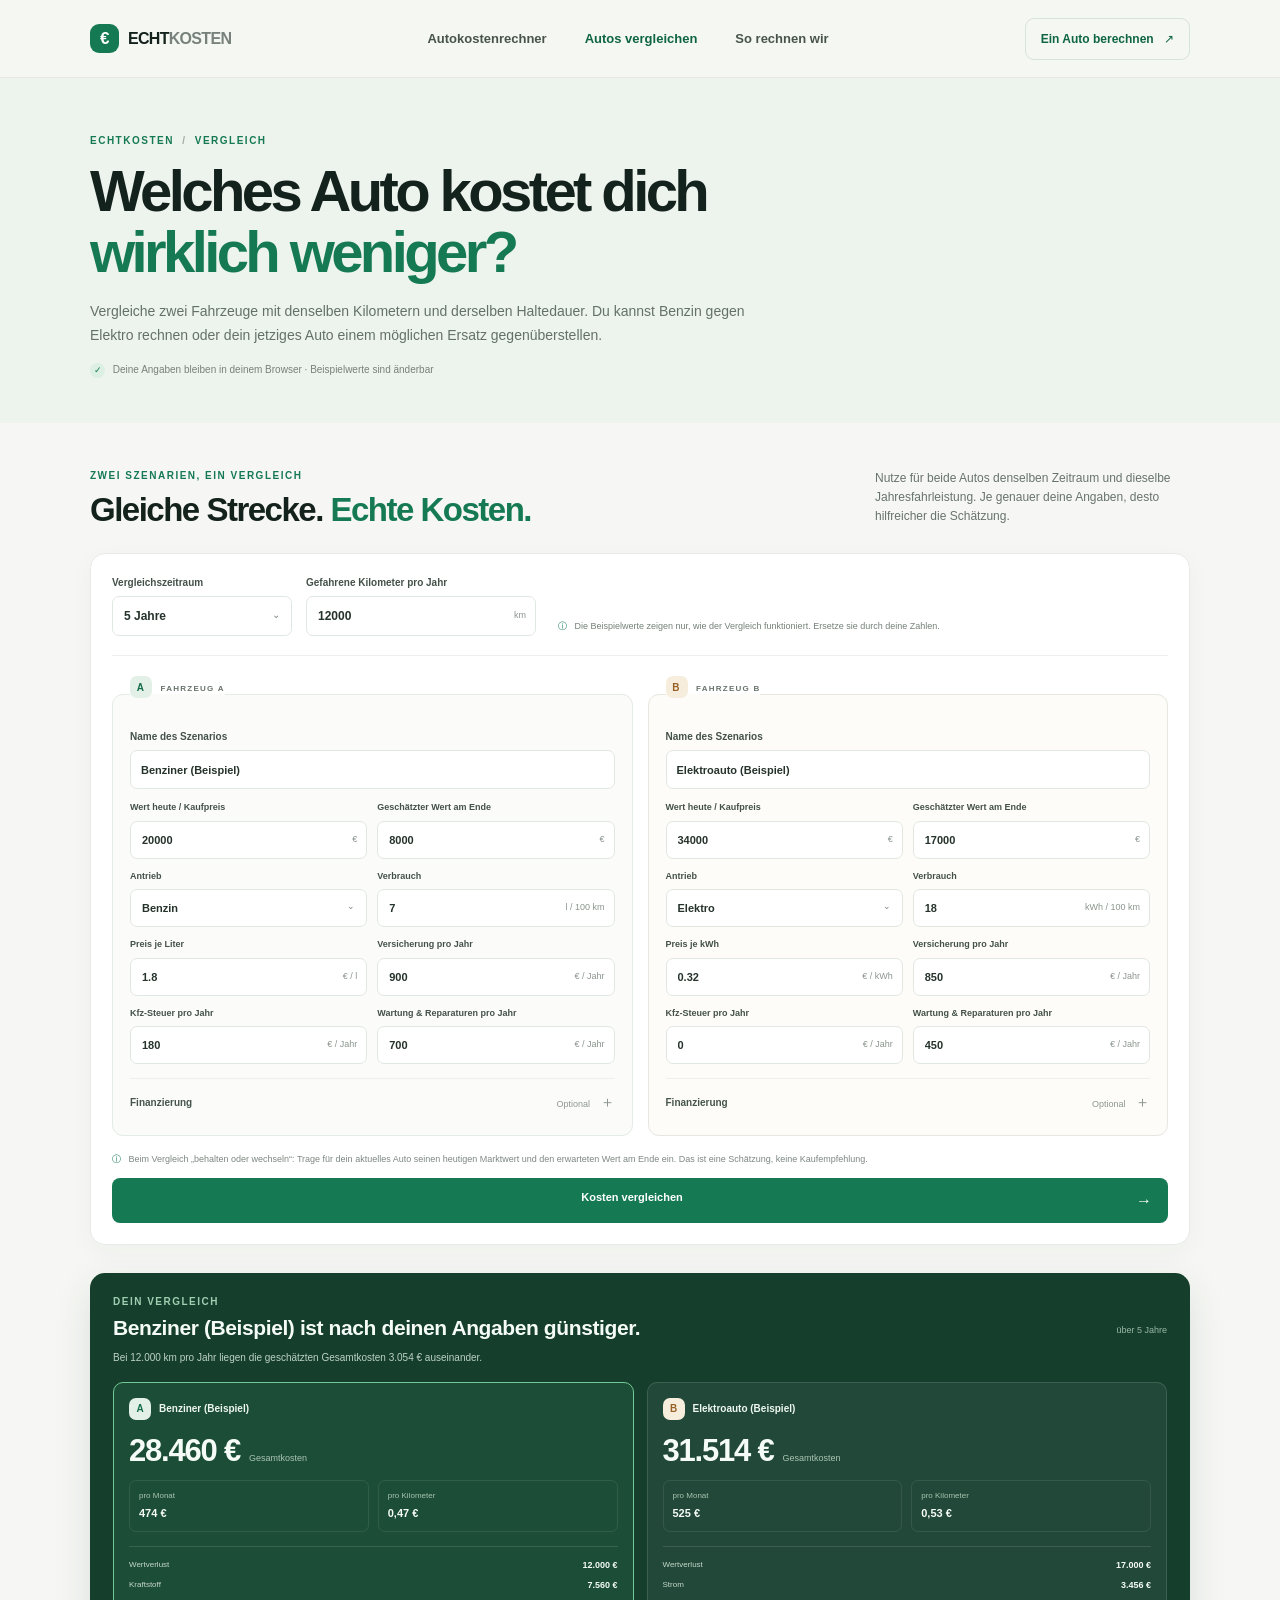
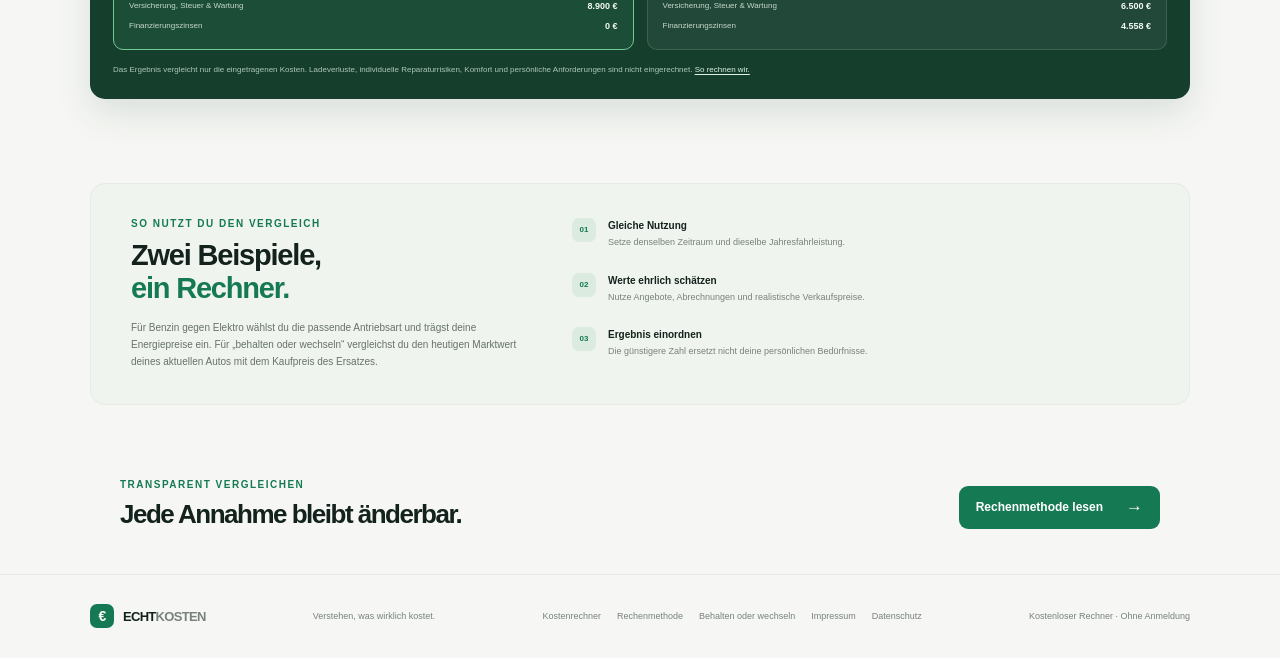
<file: vergleich.html>
<!doctype html>
<html lang="de">
  <head>
    <meta charset="utf-8">
    <meta name="viewport" content="width=device-width, initial-scale=1">
    <meta name="theme-color" content="#f6f7f4">
    <meta name="description" content="Vergleiche zwei Autos über dieselbe Haltedauer – mit Wertverlust, Finanzierung, Energie, Versicherung, Steuer und Wartung.">
    <link rel="canonical" href="https://baromo.github.io/Echtzeitkosten/vergleich.html">
    <title>Autokosten vergleichen: Benzin, Elektro & mehr | ECHTKOSTEN</title>
    <link rel="stylesheet" href="styles.css">
    <script src="vergleich.js" defer></script>
  </head>
  <body>
    <a class="skip-link" href="#vergleichen">Zum Vergleich springen</a>
    <header class="site-header">
      <div class="nav-shell">
        <a class="brand" href="index.html" aria-label="ECHTKOSTEN Startseite"><span class="brand-mark" aria-hidden="true">€</span><span>ECHT<span class="brand-light">KOSTEN</span></span></a>
        <nav aria-label="Hauptnavigation">
          <a href="index.html#rechner">Autokostenrechner</a>
          <a href="vergleich.html" aria-current="page">Autos vergleichen</a>
          <a href="methodik.html">So rechnen wir</a>
        </nav>
        <a class="nav-cta" href="index.html#rechner">Ein Auto berechnen <span aria-hidden="true">↗</span></a>
      </div>
    </header>

    <main>
      <section class="page-hero">
        <div class="page-hero-inner">
          <p class="eyebrow"><a href="index.html">ECHTKOSTEN</a> <span aria-hidden="true">/</span> VERGLEICH</p>
          <h1>Welches Auto kostet dich <span>wirklich weniger?</span></h1>
          <p class="hero-lede">Vergleiche zwei Fahrzeuge mit denselben Kilometern und derselben Haltedauer. Du kannst Benzin gegen Elektro rechnen oder dein jetziges Auto einem möglichen Ersatz gegenüberstellen.</p>
          <div class="hero-proof"><span class="proof-icon" aria-hidden="true">✓</span> Deine Angaben bleiben in deinem Browser · Beispielwerte sind änderbar</div>
        </div>
      </section>

      <section class="calculator-section compare-section" id="vergleichen">
        <div class="section-heading">
          <div><p class="eyebrow">ZWEI SZENARIEN, EIN VERGLEICH</p><h2>Gleiche Strecke. <span>Echte Kosten.</span></h2></div>
          <p>Nutze für beide Autos denselben Zeitraum und dieselbe Jahresfahrleistung. Je genauer deine Angaben, desto hilfreicher die Schätzung.</p>
        </div>

        <form class="compare-form" id="compare-form">
          <div class="shared-inputs">
            <label class="field"><span>Vergleichszeitraum</span><span class="select-wrap"><select id="compare-years"><option value="3">3 Jahre</option><option value="5" selected>5 Jahre</option><option value="8">8 Jahre</option><option value="10">10 Jahre</option></select></span></label>
            <label class="field"><span>Gefahrene Kilometer pro Jahr</span><span class="input-wrap"><input id="compare-distance" type="number" min="1" step="500" value="12000" required><span>km</span></span></label>
            <p class="shared-note"><span aria-hidden="true">ⓘ</span> Die Beispielwerte zeigen nur, wie der Vergleich funktioniert. Ersetze sie durch deine Zahlen.</p>
          </div>

          <div class="scenario-grid">
            <fieldset class="scenario-card" data-scenario="a">
              <legend><span class="scenario-letter">A</span> FAHRZEUG A</legend>
              <label class="field scenario-name-field"><span>Name des Szenarios</span><input class="plain-input" id="name-a" type="text" value="Benziner (Beispiel)" maxlength="40" required></label>
              <div class="scenario-fields">
                <label class="field"><span>Wert heute / Kaufpreis</span><span class="input-wrap"><input id="start-a" type="number" min="0" step="100" value="20000" required><span>€</span></span></label>
                <label class="field"><span>Geschätzter Wert am Ende</span><span class="input-wrap"><input id="end-a" type="number" min="0" step="100" value="8000" required><span>€</span></span></label>
                <label class="field"><span>Antrieb</span><span class="select-wrap"><select id="drive-a"><option value="benziner" selected>Benzin</option><option value="diesel">Diesel</option><option value="elektro">Elektro</option></select></span></label>
                <label class="field"><span id="consumption-label-a">Verbrauch</span><span class="input-wrap"><input id="consumption-a" type="number" min="0" step="0.1" value="7" required><span id="consumption-unit-a">l / 100 km</span></span></label>
                <label class="field"><span id="energy-price-label-a">Preis je Liter</span><span class="input-wrap"><input id="energy-price-a" type="number" min="0" step="0.01" value="1.8" required><span id="energy-price-unit-a">€ / l</span></span></label>
                <label class="field"><span>Versicherung pro Jahr</span><span class="input-wrap"><input id="insurance-a" type="number" min="0" step="10" value="900" required><span>€ / Jahr</span></span></label>
                <label class="field"><span>Kfz-Steuer pro Jahr</span><span class="input-wrap"><input id="tax-a" type="number" min="0" step="10" value="180" required><span>€ / Jahr</span></span></label>
                <label class="field"><span>Wartung &amp; Reparaturen pro Jahr</span><span class="input-wrap"><input id="maintenance-a" type="number" min="0" step="10" value="700" required><span>€ / Jahr</span></span></label>
              </div>
              <details class="finance-details scenario-finance">
                <summary><span>Finanzierung</span><span class="summary-hint">Optional <span aria-hidden="true">＋</span></span></summary>
                <div class="scenario-fields finance-fields">
                  <label class="field"><span>Anzahlung</span><span class="input-wrap"><input id="down-a" type="number" min="0" step="100" value="0" required><span>€</span></span></label>
                  <label class="field"><span>Effektiver Jahreszins</span><span class="input-wrap"><input id="interest-a" type="number" min="0" max="50" step="0.1" value="0" required><span>%</span></span></label>
                </div>
                <p class="finance-help">Für ein bereits bezahltes Auto lass Anzahlung und Zins auf 0 €. Sein heutiger Marktwert zählt als Wert heute.</p>
              </details>
            </fieldset>

            <fieldset class="scenario-card scenario-card-b" data-scenario="b">
              <legend><span class="scenario-letter scenario-letter-b">B</span> FAHRZEUG B</legend>
              <label class="field scenario-name-field"><span>Name des Szenarios</span><input class="plain-input" id="name-b" type="text" value="Elektroauto (Beispiel)" maxlength="40" required></label>
              <div class="scenario-fields">
                <label class="field"><span>Wert heute / Kaufpreis</span><span class="input-wrap"><input id="start-b" type="number" min="0" step="100" value="34000" required><span>€</span></span></label>
                <label class="field"><span>Geschätzter Wert am Ende</span><span class="input-wrap"><input id="end-b" type="number" min="0" step="100" value="17000" required><span>€</span></span></label>
                <label class="field"><span>Antrieb</span><span class="select-wrap"><select id="drive-b"><option value="benziner">Benzin</option><option value="diesel">Diesel</option><option value="elektro" selected>Elektro</option></select></span></label>
                <label class="field"><span id="consumption-label-b">Verbrauch</span><span class="input-wrap"><input id="consumption-b" type="number" min="0" step="0.1" value="18" required><span id="consumption-unit-b">kWh / 100 km</span></span></label>
                <label class="field"><span id="energy-price-label-b">Preis je kWh</span><span class="input-wrap"><input id="energy-price-b" type="number" min="0" step="0.01" value="0.32" required><span id="energy-price-unit-b">€ / kWh</span></span></label>
                <label class="field"><span>Versicherung pro Jahr</span><span class="input-wrap"><input id="insurance-b" type="number" min="0" step="10" value="850" required><span>€ / Jahr</span></span></label>
                <label class="field"><span>Kfz-Steuer pro Jahr</span><span class="input-wrap"><input id="tax-b" type="number" min="0" step="10" value="0" required><span>€ / Jahr</span></span></label>
                <label class="field"><span>Wartung &amp; Reparaturen pro Jahr</span><span class="input-wrap"><input id="maintenance-b" type="number" min="0" step="10" value="450" required><span>€ / Jahr</span></span></label>
              </div>
              <details class="finance-details scenario-finance">
                <summary><span>Finanzierung</span><span class="summary-hint">Optional <span aria-hidden="true">＋</span></span></summary>
                <div class="scenario-fields finance-fields">
                  <label class="field"><span>Anzahlung</span><span class="input-wrap"><input id="down-b" type="number" min="0" step="100" value="5000" required><span>€</span></span></label>
                  <label class="field"><span>Effektiver Jahreszins</span><span class="input-wrap"><input id="interest-b" type="number" min="0" max="50" step="0.1" value="5.9" required><span>%</span></span></label>
                </div>
                <p class="finance-help">Wir nehmen an, dass die Finanzierung über den gewählten Vergleichszeitraum läuft.</p>
              </details>
            </fieldset>
          </div>

          <p class="form-note"><span aria-hidden="true">ⓘ</span> Beim Vergleich „behalten oder wechseln“: Trage für dein aktuelles Auto seinen heutigen Marktwert und den erwarteten Wert am Ende ein. Das ist eine Schätzung, keine Kaufempfehlung.</p>
          <button class="calculate-button compare-button" type="submit">Kosten vergleichen <span aria-hidden="true">→</span></button>
        </form>

        <section class="compare-output" id="compare-output" aria-live="polite" aria-atomic="true">
          <div class="compare-output-heading"><div><p class="eyebrow">DEIN VERGLEICH</p><h2 id="comparison-winner">Passe die Zahlen an und vergleiche.</h2></div><span class="result-period" id="comparison-period">über 5 Jahre</span></div>
          <p class="comparison-summary" id="comparison-summary">Die Ergebnisse nutzen dieselben Kilometer und denselben Zeitraum.</p>
          <div class="comparison-results">
            <article class="comparison-result-card" id="result-card-a"><div class="comparison-result-top"><span class="scenario-letter">A</span><strong id="result-name-a">Fahrzeug A</strong></div><div class="comparison-main-number"><span id="total-a">–</span><small>Gesamtkosten</small></div><div class="comparison-small-metrics"><span><small>pro Monat</small><strong id="monthly-a">–</strong></span><span><small>pro Kilometer</small><strong id="perkm-a">–</strong></span></div><div class="comparison-breakdown" id="breakdown-a"></div></article>
            <article class="comparison-result-card" id="result-card-b"><div class="comparison-result-top"><span class="scenario-letter scenario-letter-b">B</span><strong id="result-name-b">Fahrzeug B</strong></div><div class="comparison-main-number"><span id="total-b">–</span><small>Gesamtkosten</small></div><div class="comparison-small-metrics"><span><small>pro Monat</small><strong id="monthly-b">–</strong></span><span><small>pro Kilometer</small><strong id="perkm-b">–</strong></span></div><div class="comparison-breakdown" id="breakdown-b"></div></article>
          </div>
          <p class="compare-caveat">Das Ergebnis vergleicht nur die eingetragenen Kosten. Ladeverluste, individuelle Reparaturrisiken, Komfort und persönliche Anforderungen sind nicht eingerechnet. <a href="methodik.html">So rechnen wir.</a></p>
        </section>
      </section>

      <section class="comparison-guide">
        <div class="guide-copy"><p class="eyebrow">SO NUTZT DU DEN VERGLEICH</p><h2>Zwei Beispiele,<br><span>ein Rechner.</span></h2><p>Für Benzin gegen Elektro wählst du die passende Antriebsart und trägst deine Energiepreise ein. Für „behalten oder wechseln“ vergleichst du den heutigen Marktwert deines aktuellen Autos mit dem Kaufpreis des Ersatzes.</p></div>
        <div class="guide-steps"><div><span>01</span><p><strong>Gleiche Nutzung</strong><small>Setze denselben Zeitraum und dieselbe Jahresfahrleistung.</small></p></div><div><span>02</span><p><strong>Werte ehrlich schätzen</strong><small>Nutze Angebote, Abrechnungen und realistische Verkaufspreise.</small></p></div><div><span>03</span><p><strong>Ergebnis einordnen</strong><small>Die günstigere Zahl ersetzt nicht deine persönlichen Bedürfnisse.</small></p></div></div>
      </section>

      <section class="closing-cta"><div><p class="eyebrow">TRANSPARENT VERGLEICHEN</p><h2>Jede Annahme bleibt änderbar.</h2></div><a href="methodik.html" class="primary-link">Rechenmethode lesen <span aria-hidden="true">→</span></a></section>
    </main>
    <footer class="site-footer">
      <a class="brand footer-brand" href="index.html"><span class="brand-mark" aria-hidden="true">€</span><span>ECHT<span class="brand-light">KOSTEN</span></span></a>
      <p>Verstehen, was wirklich kostet.</p>
      <div class="footer-links"><a href="index.html#rechner">Kostenrechner</a><a href="methodik.html">Rechenmethode</a><a href="behalten-oder-wechseln.html">Behalten oder wechseln</a><a href="impressum.html">Impressum</a><a href="datenschutz.html">Datenschutz</a></div>
      <span class="footer-meta">Kostenloser Rechner · Ohne Anmeldung</span>
    </footer>
  </body>
</html>
</file>
<file: styles.css>
:root {
  color-scheme: light;
  --ink: #14221d;
  --muted: #68736d;
  --green: #157a54;
  --green-dark: #0e6544;
  --green-soft: #e7f4ed;
  --line: #e4e9e4;
  --paper: #ffffff;
  --canvas: #f6f7f4;
  --orange: #f0a254;
  font-family: "Segoe UI", Arial, sans-serif;
  font-synthesis: none;
  text-rendering: optimizeLegibility;
}

* { box-sizing: border-box; }
html { scroll-behavior: smooth; scroll-padding-top: 90px; }
body { margin: 0; color: var(--ink); background: var(--canvas); font-size: 16px; line-height: 1.5; }
a { color: inherit; text-decoration: none; }
button, input, select { font: inherit; }
button, select { cursor: pointer; }
button:focus-visible, a:focus-visible, input:focus-visible, select:focus-visible, summary:focus-visible { outline: 3px solid #79c9a3; outline-offset: 3px; }
.skip-link { position: absolute; left: 12px; top: -60px; z-index: 20; padding: 10px 14px; background: #fff; border-radius: 8px; }
.skip-link:focus { top: 12px; }

.site-header { height: 78px; border-bottom: 1px solid rgba(20,34,29,.07); background: rgba(246,247,244,.95); }
.nav-shell { max-width: 1160px; height: 100%; margin: 0 auto; padding: 0 30px; display: flex; align-items: center; justify-content: space-between; }
.brand { display: inline-flex; align-items: center; gap: 9px; font: 800 16px/1 "Segoe UI", Arial, sans-serif; letter-spacing: -.7px; }
.brand-mark { display: grid; place-items: center; width: 29px; height: 29px; border-radius: 9px; color: #fff; background: var(--green); font-size: 17px; }
.brand-light { font-weight: 600; color: #78827c; }
.site-header nav { display: flex; gap: 38px; color: #47534c; font-size: 13px; font-weight: 600; }
.site-header nav a:hover { color: var(--green); }
.nav-cta { padding: 11px 15px; border: 1px solid #d6e3da; border-radius: 9px; color: var(--green-dark); font-size: 12px; font-weight: 700; }
.nav-cta span { padding-left: 7px; }

main { overflow: hidden; }
.hero { max-width: 1160px; margin: 0 auto; padding: 72px 30px 58px; display: grid; grid-template-columns: 1.04fr .96fr; gap: 36px; align-items: center; }
.hero-copy { padding: 6px 0 0 7px; }
.eyebrow { margin: 0 0 14px; color: var(--green); font-size: 10px; line-height: 1.2; font-weight: 800; letter-spacing: 1.5px; }
.eyebrow-dot, .result-dot { display: inline-block; width: 7px; height: 7px; margin-right: 7px; border-radius: 50%; background: var(--green); vertical-align: 1px; }
h1, h2, p { margin-top: 0; }
h1, h2 { font-family: "Segoe UI", Arial, sans-serif; }
h1 { max-width: 560px; margin: 0; font-size: clamp(44px, 5.2vw, 66px); line-height: 1.06; letter-spacing: -3.6px; font-weight: 800; }
h1 span, .section-heading h2 span, .principle-section h2 span { color: var(--green); }
.hero-lede { max-width: 470px; margin: 22px 0 25px; color: #647169; font-size: 15px; line-height: 1.7; }
.primary-link { display: inline-flex; align-items: center; gap: 23px; min-height: 49px; padding: 0 17px; border-radius: 9px; color: #fff; background: var(--green); font-size: 12px; font-weight: 700; transition: background .18s, transform .18s; }
.primary-link:hover { background: var(--green-dark); transform: translateY(-1px); }
.primary-link span { font-size: 17px; }
.hero-proof { margin-top: 17px; color: #77817a; font-size: 10px; }
.proof-icon { display: inline-grid; width: 15px; height: 15px; margin-right: 5px; place-items: center; border-radius: 50%; color: var(--green); background: #dcefe3; font-size: 9px; font-weight: 800; }

.hero-visual { position: relative; min-height: 355px; overflow: hidden; border-radius: 22px; background: #dcebe0; }
.hero-visual::before { position: absolute; content: ""; width: 270px; height: 270px; top: 78px; right: 35px; border-radius: 50%; background: #c5dfcc; }
.visual-sun { position: absolute; top: 39px; right: 73px; width: 56px; height: 56px; border-radius: 50%; background: #f6bd78; opacity: .95; }
.visual-caption { position: absolute; top: 34px; left: 34px; z-index: 2; }
.visual-caption span, .visual-tag { display: block; color: #5b7967; font-size: 8px; font-weight: 800; letter-spacing: 1.3px; }
.visual-caption strong { display: block; margin-top: 8px; font: 700 25px/1.15 "Segoe UI", Arial, sans-serif; letter-spacing: -.8px; }
.road-line { position: absolute; left: 0; right: 0; bottom: 37px; height: 80px; border-top: 1px solid rgba(67,105,80,.2); border-radius: 50% 50% 0 0; transform: scaleX(1.3); }
.car-illustration { position: absolute; left: 50%; bottom: 84px; width: 282px; height: 112px; transform: translateX(-50%); }
.car-shadow { position: absolute; right: 9px; bottom: 0; left: 6px; height: 25px; border-radius: 50%; background: rgba(32,76,51,.16); filter: blur(4px); }
.car-body { position: absolute; left: 4px; bottom: 21px; width: 270px; height: 73px; border-radius: 80px 95px 28px 27px; background: #19724d; box-shadow: inset 0 -9px 0 rgba(0,0,0,.09); }
.car-body::before { position: absolute; content: ""; top: -36px; left: 66px; width: 140px; height: 54px; border-radius: 85px 100px 5px 5px; background: #19724d; clip-path: polygon(17% 0, 73% 0, 100% 100%, 0 100%); }
.car-window, .car-window-back { position: absolute; z-index: 1; top: -28px; left: 89px; width: 70px; height: 35px; border-radius: 35px 30px 2px 2px; background: #b4d4c0; clip-path: polygon(14% 0, 77% 0, 100% 100%, 0 100%); }
.car-window-back { left: 162px; width: 39px; opacity: .9; clip-path: polygon(0 0, 50% 0, 100% 100%, 18% 100%); }
.car-light { position: absolute; right: 5px; top: 35px; width: 12px; height: 12px; border-radius: 5px; background: #f4c180; }
.wheel { position: absolute; bottom: 14px; width: 49px; height: 49px; border: 8px solid #23372d; border-radius: 50%; background: #b7c7bb; box-shadow: 0 0 0 3px #dcebe0; }
.wheel-one { left: 45px; }.wheel-two { right: 44px; }
.visual-note { position: absolute; z-index: 2; right: 25px; bottom: 69px; display: flex; align-items: center; gap: 9px; padding: 10px 13px; border: 1px solid rgba(20,34,29,.06); border-radius: 10px; color: #6e7e73; background: rgba(255,255,255,.88); font-size: 9px; line-height: 1.35; box-shadow: 0 7px 19px rgba(26,65,42,.08); }
.visual-note strong { color: var(--ink); font-size: 11px; }
.note-arrow { color: var(--green); font-size: 18px; }
.visual-tag { position: absolute; right: 24px; bottom: 20px; color: #6e8978; font-size: 7px; }

.trust-strip { max-width: 1100px; margin: 0 auto 66px; padding: 20px 30px; border-top: 1px solid #e6ebe6; border-bottom: 1px solid #e6ebe6; display: grid; grid-template-columns: repeat(3, 1fr); }
.trust-strip > div { display: flex; align-items: center; gap: 12px; justify-content: center; }
.strip-icon { display: grid; width: 34px; height: 34px; place-items: center; border-radius: 10px; color: var(--green); background: #e6f1e9; font-size: 17px; }
.trust-strip strong, .trust-strip small { display: block; }
.trust-strip strong { font-size: 11px; }.trust-strip small { margin-top: 1px; color: #818b84; font-size: 9px; }

.calculator-section { max-width: 1160px; margin: 0 auto; padding: 0 30px 84px; }
.section-heading { display: flex; justify-content: space-between; align-items: end; gap: 35px; margin-bottom: 24px; }
.section-heading .eyebrow { margin-bottom: 9px; }
.section-heading h2, .principle-section h2, .closing-cta h2 { margin: 0; font-size: 33px; line-height: 1.16; letter-spacing: -1.5px; }
.section-heading > p { max-width: 315px; margin: 0 0 3px; color: var(--muted); font-size: 12px; line-height: 1.6; }
.calculator-layout { display: grid; grid-template-columns: minmax(0, 1.18fr) minmax(310px, .82fr); gap: 19px; align-items: start; }
.calculator-card, .result-card { border: 1px solid #e7ebe7; border-radius: 15px; background: var(--paper); box-shadow: 0 8px 26px rgba(30,49,37,.035); }
.calculator-card { padding: 24px 25px 22px; }
.form-topline { display: flex; justify-content: space-between; align-items: center; margin-bottom: 20px; }
.form-step { color: #738078; font-size: 8px; font-weight: 800; letter-spacing: 1.3px; }
.optional-note { color: #98a199; font-size: 9px; }
.field-group { min-width: 0; margin: 0; padding: 20px 0 22px; border: 0; border-top: 1px solid #edf0ed; }
.field-group legend { float: left; width: 100%; margin: 0 0 15px; padding: 0; font: 700 13px "Segoe UI", Arial, sans-serif; letter-spacing: -.2px; }
.field-group legend + * { clear: both; }
.legend-number { margin-right: 8px; color: #8e9b91; font: 700 9px "Segoe UI", Arial, sans-serif; }
.field-grid { display: grid; grid-template-columns: 1fr 1fr; gap: 12px 13px; }
.field { display: block; min-width: 0; color: #445149; font-size: 10px; font-weight: 600; }
.field > span:first-child { display: block; margin-bottom: 6px; }
.input-wrap, .select-wrap { position: relative; display: block; }
.input-wrap input, .select-wrap select { width: 100%; min-width: 0; height: 40px; padding: 0 54px 0 11px; border: 1px solid #e1e7e1; border-radius: 7px; color: #25332b; background-color: #fff; font-size: 12px; outline: none; }
.input-wrap input:focus, .select-wrap select:focus { border-color: #8bc4a2; box-shadow: 0 0 0 3px #e2f2e8; }
.input-wrap > span { position: absolute; top: 50%; right: 10px; max-width: 66px; color: #8a948d; font-size: 9px; font-weight: 500; white-space: nowrap; transform: translateY(-50%); }
.select-wrap select { appearance: none; padding-right: 31px; }
.select-wrap::after { position: absolute; top: 11px; right: 12px; content: "⌄"; color: #7e8981; pointer-events: none; }
.drive-options { display: grid; grid-template-columns: repeat(3, 1fr); gap: 7px; margin-bottom: 14px; }
.drive-option { height: 38px; border: 1px solid #e1e7e1; border-radius: 7px; color: #57635b; background: #fff; font-size: 10px; font-weight: 600; }
.drive-option span { margin-right: 4px; color: #789581; }
.drive-option:hover { border-color: #9bc8a8; }
.drive-option.is-selected { border-color: #2b8a5e; color: #0e6544; background: #edf7f0; box-shadow: inset 0 0 0 1px #2b8a5e; }
.finance-details { padding: 14px 0 4px; border-top: 1px solid #edf0ed; }
.finance-details summary { display: flex; align-items: center; justify-content: space-between; cursor: pointer; color: #46554b; font-size: 10px; font-weight: 700; list-style: none; }
.finance-details summary::-webkit-details-marker { display: none; }
.summary-hint { color: #8c978f; font-size: 9px; font-weight: 500; }
.summary-hint span { margin-left: 7px; font-size: 15px; }
.finance-details[open] .summary-hint span { display: inline-block; transform: rotate(45deg); }
.finance-grid { margin-top: 14px; align-items: end; }
.finance-help { margin: 0; color: #7b867e; font-size: 9px; line-height: 1.55; }
.form-note { margin: 17px 0 13px; color: #7c8780; font-size: 9px; line-height: 1.5; }
.form-note span { margin-right: 5px; color: var(--green); }
.calculate-button { width: 100%; min-height: 45px; padding: 0 16px; border: 0; border-radius: 8px; color: #fff; background: var(--green); font-size: 11px; font-weight: 700; transition: background .18s; }
.calculate-button:hover { background: var(--green-dark); }
.calculate-button span { float: right; font-size: 16px; }

.result-card { position: sticky; top: 20px; padding: 23px 23px 20px; color: #f5fbf6; background: #153e2d; border-color: #153e2d; box-shadow: 0 14px 36px rgba(17,61,41,.14); }
.result-header { display: flex; align-items: center; justify-content: space-between; }
.result-kicker { color: #d3e8da; font-size: 8px; font-weight: 800; letter-spacing: 1.2px; }
.result-dot { width: 6px; height: 6px; background: #76cf9a; }
.result-period { color: #9bb8a5; font-size: 9px; }
.result-label { margin: 25px 0 3px; color: #c3d4c9; font-size: 10px; }
.result-monthly { display: flex; align-items: baseline; gap: 8px; font: 800 43px/1.1 "Segoe UI", Arial, sans-serif; letter-spacing: -2px; }
.result-monthly small { color: #a5c0ad; font: 500 10px "Segoe UI", Arial, sans-serif; letter-spacing: 0; }
.result-metrics { display: grid; grid-template-columns: 1fr 1fr; gap: 10px; margin-top: 20px; }
.result-metrics > div { padding: 10px 11px; border: 1px solid rgba(255,255,255,.1); border-radius: 8px; background: rgba(255,255,255,.055); }
.result-metrics span { display: block; margin-bottom: 3px; color: #a9c4b1; font-size: 9px; }
.result-metrics strong { font: 700 15px "Segoe UI", Arial, sans-serif; }
.result-divider { height: 1px; margin: 20px 0 15px; background: rgba(255,255,255,.14); }
.breakdown-heading { display: flex; justify-content: space-between; align-items: center; margin-bottom: 13px; }
.breakdown-heading strong { font-size: 10px; }.breakdown-heading > span { color: #a9c4b1; font-size: 9px; }
.breakdown { display: grid; gap: 11px; }
.breakdown-row { display: flex; align-items: center; justify-content: space-between; gap: 10px; color: #d8e6dc; font-size: 9px; }
.breakdown-row strong { color: #f6fbf7; font-size: 10px; }
.breakdown-name { display: inline-flex; align-items: center; gap: 7px; }
.break-dot { width: 7px; height: 7px; border-radius: 50%; background: #6cc692; }
.energy-dot { background: #f2bd78; }.fixed-dot { background: #88b8d3; }.interest-dot { background: #c1a4e0; }
.result-footnote { margin: 18px 0 0; padding-top: 13px; border-top: 1px solid rgba(255,255,255,.12); color: #a9c4b1; font-size: 8px; line-height: 1.5; }

.principle-section { max-width: 1100px; margin: 0 auto 75px; padding: 38px 50px; border: 1px solid #e6ebe6; border-radius: 16px; display: grid; grid-template-columns: 58px 1fr 1fr; align-items: center; gap: 26px; background: #f0f4ef; }
.principle-mark { display: grid; width: 48px; height: 48px; place-items: center; border-radius: 13px; color: var(--green); background: #dcebe0; font: 700 25px "Segoe UI", Arial, sans-serif; }
.principle-section .eyebrow { margin-bottom: 8px; }.principle-section h2 { font-size: 28px; }
.principle-copy { max-width: 380px; margin: 0; color: #657169; font-size: 11px; line-height: 1.75; }
.closing-cta { max-width: 1100px; margin: 0 auto; padding: 0 30px 45px; display: flex; justify-content: space-between; align-items: end; }
.closing-cta .eyebrow { margin-bottom: 8px; }.closing-cta h2 { font-size: 26px; }
.closing-cta .primary-link { min-height: 43px; }
.site-footer { min-height: 84px; padding: 18px max(30px, calc((100% - 1100px) / 2)); border-top: 1px solid #e4e9e4; display: flex; align-items: center; justify-content: space-between; color: #77827a; }
.footer-brand { color: var(--ink); font-size: 13px; }.footer-brand .brand-mark { width: 24px; height: 24px; border-radius: 7px; font-size: 14px; }
.site-footer p { margin: 0; font-size: 9px; }.footer-meta { font-size: 9px; }

@media (max-width: 860px) {
  .hero { gap: 24px; padding-top: 56px; }
  .hero-visual { min-height: 310px; }
  .calculator-layout { grid-template-columns: minmax(0, 1fr) minmax(280px, .82fr); gap: 13px; }
  .calculator-card { padding: 21px 18px; }
  .result-card { padding: 20px 17px; }
  .principle-section { margin-right: 30px; margin-left: 30px; padding: 30px; grid-template-columns: 48px 1fr; }
  .principle-copy { grid-column: 2; }
}
@media (max-width: 680px) {
  .site-header { height: 65px; }
  .nav-shell { padding: 0 19px; }
  .site-header nav { display: none; }
  .nav-cta { padding: 9px 10px; font-size: 10px; }
  .hero { padding: 43px 19px 35px; grid-template-columns: 1fr; gap: 30px; }
  .hero-copy { padding: 0; }
  h1 { max-width: 500px; font-size: clamp(42px, 12vw, 58px); letter-spacing: -2.7px; }
  .hero-lede { margin: 15px 0 18px; font-size: 13px; }
  .primary-link { gap: 14px; font-size: 11px; }
  .hero-proof { margin-top: 13px; font-size: 9px; }
  .hero-visual { min-height: 285px; }
  .visual-caption { top: 25px; left: 24px; }
  .visual-caption strong { font-size: 22px; }
  .car-illustration { transform: translateX(-50%) scale(.88); transform-origin: bottom center; }
  .visual-note { right: 15px; bottom: 49px; }
  .trust-strip { margin: 0 19px 47px; padding: 14px 4px; }
  .trust-strip > div { gap: 7px; justify-content: start; }
  .strip-icon { width: 28px; height: 28px; border-radius: 8px; font-size: 14px; }
  .trust-strip strong { font-size: 9px; }.trust-strip small { font-size: 8px; }
  .calculator-section { padding: 0 16px 58px; }
  .section-heading { display: block; margin: 0 3px 18px; }
  .section-heading h2 { font-size: 28px; }
  .section-heading > p { margin-top: 10px; font-size: 11px; }
  .calculator-layout { display: flex; flex-direction: column; }
  .calculator-card, .result-card { width: 100%; }
  .calculator-card { padding: 19px 16px; }
  .result-card { position: static; padding: 22px 20px; }
  .field-grid { gap: 11px 9px; }
  .field { font-size: 9px; }
  .input-wrap input, .select-wrap select { height: 39px; padding-left: 9px; font-size: 11px; }
  .input-wrap > span { right: 7px; font-size: 8px; }
  .drive-option { font-size: 9px; }
  .principle-section { margin: 0 16px 53px; padding: 22px 19px; gap: 14px; }
  .principle-mark { width: 42px; height: 42px; }
  .principle-section h2 { font-size: 24px; }
  .principle-section .eyebrow { font-size: 8px; }
  .principle-copy { font-size: 10px; }
  .closing-cta { padding: 0 20px 31px; align-items: start; flex-direction: column; gap: 17px; }
  .closing-cta h2 { font-size: 23px; }
  .site-footer { padding: 15px 19px; flex-wrap: wrap; gap: 12px; }
  .site-footer p { display: none; }
}
@media (max-width: 390px) {
  .field-grid { grid-template-columns: 1fr; }
  .field-grid-energy { grid-template-columns: 1fr 1fr; }
  .optional-note { font-size: 8px; }
  .hero-visual { min-height: 260px; }
  .visual-note { right: 12px; padding: 8px 10px; }
  .trust-strip { grid-template-columns: 1fr 1fr; row-gap: 12px; }
  .trust-strip > div:last-child { grid-column: 1 / -1; }
}
@media (prefers-reduced-motion: reduce) {
  *, *::before, *::after { scroll-behavior: auto !important; transition-duration: .01ms !important; animation-duration: .01ms !important; animation-iteration-count: 1 !important; }
}

.legal-layout { max-width: 900px; margin: 0 auto; padding: 48px 30px 78px; }
.legal-content { max-width: 760px; margin: 0 auto; }
.legal-block { padding: 0 0 27px; margin: 0 0 25px; border-bottom: 1px solid #e2e8e2; }
.legal-block:last-child { padding-bottom: 0; margin-bottom: 0; border: 0; }
.legal-block .eyebrow { margin-bottom: 8px; }
.legal-block h2 { margin: 0 0 11px; font-size: 23px; line-height: 1.2; letter-spacing: -.7px; }
.legal-block p, .legal-block li { color: #5d6a61; font-size: 12px; line-height: 1.8; }
.legal-block p:last-child { margin-bottom: 0; }
.legal-block ul { padding-left: 20px; margin: 9px 0 0; }
.legal-block li + li { margin-top: 5px; }
.legal-block a { color: var(--green-dark); text-decoration: underline; text-underline-offset: 3px; overflow-wrap: anywhere; }
.legal-address { color: #5d6a61; font-size: 13px; font-style: normal; line-height: 1.8; }
.legal-note { padding: 13px 15px; border-left: 3px solid #65a67d; border-radius: 0 7px 7px 0; background: #edf4ee; }

@media (max-width: 680px) {
  .legal-layout { padding: 36px 20px 58px; }
}

/* More ways to use the cost model */
.section-heading h2 span, .next-steps-heading h2 span, .home-method-note h2 span { color: var(--green); }
.next-steps { max-width: 1100px; margin: -20px auto 72px; padding: 0 30px; display: grid; grid-template-columns: .9fr 1.1fr; gap: 48px; align-items: center; }
.next-steps-heading .eyebrow { margin-bottom: 9px; }
.next-steps-heading h2, .home-method-note h2 { max-width: 430px; margin: 0; font: 800 28px/1.18 "Segoe UI", Arial, sans-serif; letter-spacing: -1.2px; }
.next-steps-heading > p:last-child, .home-method-note > p { max-width: 420px; margin: 12px 0 0; color: var(--muted); font-size: 11px; line-height: 1.7; }
.next-steps-cards { display: grid; gap: 10px; }
.next-card { min-height: 86px; padding: 14px 16px; border: 1px solid #e4e9e4; border-radius: 12px; display: flex; align-items: center; gap: 13px; background: #fff; transition: border-color .18s, transform .18s, box-shadow .18s; }
.next-card:hover { border-color: #a9ceb4; transform: translateY(-2px); box-shadow: 0 8px 22px rgba(30,49,37,.06); }
.next-card-mark { display: grid; flex: 0 0 39px; width: 39px; height: 39px; place-items: center; border-radius: 11px; color: var(--green); background: #e4f1e8; font-size: 19px; }
.next-card-mark-warm { color: #a86928; background: #fbefdf; }
.next-card-copy { flex: 1; }.next-card-copy strong, .next-card-copy small { display: block; }.next-card-copy strong { font: 700 12px "Segoe UI", Arial, sans-serif; }.next-card-copy small { max-width: 360px; margin-top: 4px; color: #78847c; font-size: 9px; line-height: 1.5; }
.next-card-arrow { color: var(--green); font-size: 17px; }
.home-method-note { max-width: 1100px; margin: -24px auto 70px; padding: 25px 30px; border-radius: 13px; display: grid; grid-template-columns: 1fr .9fr auto; gap: 25px; align-items: center; background: #edf3ed; }
.home-method-note .eyebrow { margin-bottom: 8px; }.home-method-note h2 { font-size: 22px; }
.home-method-note > p { margin: 0; font-size: 10px; }
.text-link { display: inline-flex; align-items: center; gap: 10px; color: var(--green-dark); font-size: 10px; font-weight: 700; }
.text-link:hover { text-decoration: underline; text-underline-offset: 3px; }
.footer-links { display: flex; gap: 16px; font-size: 9px; }.footer-links a:hover { color: var(--green); text-decoration: underline; text-underline-offset: 3px; }
.site-header nav a[aria-current="page"] { color: var(--green-dark); }

.page-hero { padding: 57px 30px 45px; background: #edf3ed; }
.page-hero-inner { max-width: 1100px; margin: 0 auto; }
.page-hero .eyebrow { margin-bottom: 13px; }.page-hero .eyebrow a { color: inherit; }.page-hero .eyebrow span { padding: 0 4px; color: #a0aca3; }
.page-hero h1 { max-width: 770px; font-size: clamp(40px, 5vw, 58px); }
.page-hero h1 span { color: var(--green); }
.page-hero .hero-lede { max-width: 690px; margin: 17px 0 0; font-size: 14px; }
.page-hero .hero-proof { margin-top: 14px; }
.compare-section { padding-top: 46px; }
.compare-form { padding: 21px; border: 1px solid #e7ebe7; border-radius: 15px; background: #fff; box-shadow: 0 8px 26px rgba(30,49,37,.035); }
.shared-inputs { display: grid; grid-template-columns: 180px 230px 1fr; gap: 14px; align-items: end; padding: 0 0 19px; border-bottom: 1px solid #edf0ed; }
.shared-note { margin: 0 0 3px 8px; color: #748078; font-size: 9px; line-height: 1.5; }.shared-note span { margin-right: 5px; color: var(--green); }
.scenario-grid { display: grid; grid-template-columns: 1fr 1fr; gap: 15px; padding-top: 20px; }
.scenario-card { min-width: 0; margin: 0; padding: 17px; border: 1px solid #e5ebe5; border-radius: 11px; background: #fbfcfa; }
.scenario-card-b { border-color: #e7e7e0; background: #fdfcf9; }
.scenario-card legend { padding: 0 0 14px; color: #67736b; font-size: 8px; font-weight: 800; letter-spacing: 1.25px; }
.scenario-letter { display: inline-grid; width: 22px; height: 22px; margin-right: 5px; place-items: center; border-radius: 7px; color: #146c4b; background: #e2f0e7; font-size: 10px; font-weight: 800; }
.scenario-letter-b { color: #966026; background: #f7eddc; }
.scenario-name-field { margin-bottom: 12px; }.plain-input { width: 100%; height: 39px; padding: 0 10px; border: 1px solid #e1e7e1; border-radius: 7px; color: #25332b; background: #fff; font-size: 11px; }
.scenario-fields { display: grid; grid-template-columns: 1fr 1fr; gap: 11px 10px; }
.scenario-fields .field { font-size: 9px; }
.scenario-fields .input-wrap input, .scenario-fields .select-wrap select { height: 38px; font-size: 11px; }
.scenario-finance { margin-top: 14px; padding-top: 12px; }.finance-fields { margin-top: 13px; }
.compare-form .form-note { margin: 17px 0 12px; }
.compare-output { margin-top: 28px; padding: 23px; border-radius: 15px; color: #f5fbf6; background: #153e2d; box-shadow: 0 14px 36px rgba(17,61,41,.12); }
.compare-output-heading { display: flex; align-items: end; justify-content: space-between; gap: 20px; }
.compare-output .eyebrow { margin-bottom: 7px; color: #9fceb0; }
.compare-output-heading h2 { margin: 0; font: 700 21px/1.25 "Segoe UI", Arial, sans-serif; letter-spacing: -.4px; }
.compare-output .result-period { padding-bottom: 4px; white-space: nowrap; }
.comparison-summary { margin: 8px 0 17px; color: #bdd2c3; font-size: 10px; }
.comparison-results { display: grid; grid-template-columns: 1fr 1fr; gap: 13px; }
.comparison-result-card { min-width: 0; padding: 15px; border: 1px solid rgba(255,255,255,.13); border-radius: 10px; background: rgba(255,255,255,.055); transition: border-color .2s, background .2s; }
.comparison-result-card.is-cheaper { border-color: #73c995; background: rgba(64,146,96,.18); }
.comparison-result-top { display: flex; align-items: center; gap: 8px; color: #eef7f0; font-size: 10px; }
.comparison-result-top .scenario-letter { margin: 0; }
.comparison-main-number { display: flex; align-items: baseline; gap: 9px; margin-top: 15px; }.comparison-main-number span { font: 800 31px/1.05 "Segoe UI", Arial, sans-serif; letter-spacing: -1.2px; }.comparison-main-number small { color: #acc4b4; font-size: 9px; }
.comparison-small-metrics { display: grid; grid-template-columns: 1fr 1fr; gap: 9px; margin-top: 13px; }
.comparison-small-metrics > span { padding: 9px; border: 1px solid rgba(255,255,255,.09); border-radius: 7px; }.comparison-small-metrics small, .comparison-small-metrics strong { display: block; }.comparison-small-metrics small { color: #a9c4b1; font-size: 8px; }.comparison-small-metrics strong { margin-top: 3px; color: #f6fbf7; font-size: 11px; }
.comparison-breakdown { display: grid; gap: 7px; margin-top: 14px; padding-top: 12px; border-top: 1px solid rgba(255,255,255,.12); }
.comparison-breakdown-row { display: flex; justify-content: space-between; gap: 9px; color: #c7d9cc; font-size: 8px; }.comparison-breakdown-row strong { color: #f4faf5; font-size: 9px; }
.compare-caveat { margin: 14px 0 0; color: #afc7b7; font-size: 8px; line-height: 1.55; }.compare-caveat a { color: #dcf0e2; text-decoration: underline; text-underline-offset: 2px; }
.comparison-guide { max-width: 1100px; margin: 0 auto 74px; padding: 34px 40px; border: 1px solid #e5ebe5; border-radius: 15px; display: grid; grid-template-columns: .82fr 1.18fr; gap: 40px; background: #f0f4ef; }
.guide-copy .eyebrow { margin-bottom: 9px; }.guide-copy h2 { margin: 0; font-size: 29px; line-height: 1.15; letter-spacing: -1.2px; }.guide-copy h2 span { color: var(--green); }.guide-copy > p:last-child { margin: 13px 0 0; color: #667269; font-size: 10px; line-height: 1.7; }
.guide-steps { display: grid; gap: 12px; }.guide-steps > div { display: flex; gap: 12px; align-items: flex-start; }.guide-steps > div > span { flex: 0 0 24px; display: grid; height: 24px; place-items: center; border-radius: 7px; color: var(--green); background: #dcebe0; font-size: 8px; font-weight: 800; }.guide-steps p { margin: 0; }.guide-steps strong, .guide-steps small { display: block; }.guide-steps strong { font-size: 10px; }.guide-steps small { margin-top: 3px; color: #77827a; font-size: 9px; }

.article-layout { max-width: 1080px; margin: 0 auto; padding: 49px 30px 80px; display: grid; grid-template-columns: 205px minmax(0, 1fr); gap: 45px; align-items: start; }
.article-toc { position: sticky; top: 22px; padding: 16px; border: 1px solid #e3e9e3; border-radius: 10px; display: grid; gap: 11px; background: #fff; }
.article-toc strong { margin-bottom: 2px; font-size: 10px; }.article-toc a { color: #68756c; font-size: 9px; line-height: 1.4; }.article-toc a:hover { color: var(--green); }
.article-content { max-width: 720px; }.article-block { padding: 0 0 30px; margin: 0 0 29px; border-bottom: 1px solid #e2e8e2; scroll-margin-top: 100px; }.article-block:last-child { margin-bottom: 0; border: 0; }
.article-block .eyebrow { margin-bottom: 8px; }.article-block h2 { margin: 0 0 13px; font-size: 24px; line-height: 1.2; letter-spacing: -.8px; }.article-block > p:not(.eyebrow) { color: #5d6a61; font-size: 12px; line-height: 1.85; }
.formula-card { margin: 16px 0; padding: 16px; border: 1px solid #dce9de; border-radius: 9px; color: #145e41; background: #edf5ef; font-size: 12px; font-weight: 700; text-align: center; }
.formula-lines { display: grid; grid-template-columns: 1fr 1fr; gap: 10px; margin-top: 16px; }.formula-lines > div { padding: 13px; border: 1px solid #e6ebe6; border-radius: 8px; background: #fff; }.formula-lines strong, .formula-lines span { display: block; }.formula-lines strong { font-size: 10px; }.formula-lines span { margin-top: 4px; color: #78837c; font-size: 9px; }
.method-list { display: grid; gap: 0; margin-top: 15px; }.method-list > div { display: grid; grid-template-columns: 35px 1fr; gap: 10px; padding: 12px 0; border-top: 1px solid #e8ede8; }.method-index { display: grid; width: 26px; height: 26px; place-items: center; border-radius: 8px; color: var(--green); background: #e4f1e8; font-size: 9px; font-weight: 800; }.method-list p { margin: 0; }.method-list strong, .method-list small { display: block; }.method-list strong { font-size: 11px; }.method-list small { margin-top: 4px; color: #6c786f; font-size: 10px; line-height: 1.65; }
.article-callout { margin: 16px 0 0; padding: 13px 15px; border-left: 3px solid #65a67d; border-radius: 0 7px 7px 0; color: #5d6a61; background: #edf4ee; font-size: 10px !important; line-height: 1.7 !important; }.article-callout strong { color: #274b35; }
.article-block .text-link { margin-top: 2px; }
.guide-layout { padding-top: 43px; }

@media (max-width: 860px) {
  .next-steps { grid-template-columns: 1fr; gap: 20px; }
  .home-method-note { margin-right: 30px; margin-left: 30px; grid-template-columns: 1fr 1fr; }
  .home-method-note .text-link { grid-column: 2; }
  .shared-inputs { grid-template-columns: 1fr 1fr; }
  .shared-note { grid-column: 1 / -1; margin: 0; }
  .scenario-grid { gap: 10px; }.scenario-card { padding: 13px; }
  .comparison-guide { margin-right: 30px; margin-left: 30px; padding: 27px; gap: 25px; }
  .article-layout { grid-template-columns: 165px minmax(0, 1fr); gap: 25px; }
}
@media (max-width: 680px) {
  .page-hero { padding: 41px 19px 30px; }
  .page-hero h1 { font-size: clamp(38px, 11vw, 51px); letter-spacing: -2.5px; }
  .page-hero .hero-lede { font-size: 12px; }
  .next-steps { margin: -15px 0 54px; padding: 0 19px; gap: 16px; }
  .next-steps-heading h2 { font-size: 25px; }
  .next-card { min-height: 76px; padding: 11px; gap: 9px; }
  .next-card-copy strong { font-size: 10px; }.next-card-copy small { font-size: 8px; }
  .home-method-note { margin: -12px 16px 55px; padding: 19px; grid-template-columns: 1fr; gap: 12px; }
  .home-method-note h2 { font-size: 20px; }.home-method-note .text-link { grid-column: auto; }
  .footer-links { width: 100%; flex-wrap: wrap; gap: 11px 15px; }
  .shared-inputs { grid-template-columns: 1fr 1fr; padding-bottom: 14px; }
  .shared-inputs .field { font-size: 8px; }.shared-inputs .input-wrap input, .shared-inputs .select-wrap select { padding-left: 8px; font-size: 10px; }
  .compare-form { padding: 13px; }.scenario-grid { grid-template-columns: 1fr; gap: 11px; padding-top: 13px; }
  .scenario-card { padding: 14px; }.scenario-fields { gap: 10px 8px; }
  .compare-output { padding: 17px 13px; }.compare-output-heading h2 { font-size: 17px; }.comparison-results { grid-template-columns: 1fr; }.comparison-main-number span { font-size: 28px; }
  .comparison-guide { margin: 0 16px 55px; padding: 21px 18px; grid-template-columns: 1fr; gap: 21px; }
  .guide-copy h2 { font-size: 25px; }
  .article-layout { display: block; padding: 32px 20px 56px; }
  .article-toc { position: static; margin-bottom: 29px; grid-template-columns: 1fr 1fr; gap: 10px; }.article-toc strong { grid-column: 1 / -1; }
  .article-toc a { font-size: 8px; }.article-block h2 { font-size: 21px; }.article-block > p:not(.eyebrow) { font-size: 11px; }
  .formula-lines { grid-template-columns: 1fr; }
}
@media (max-width: 390px) {
  .shared-inputs { grid-template-columns: 1fr; }.shared-note { grid-column: auto; }
  .scenario-fields { grid-template-columns: 1fr; }.compare-output-heading { align-items: flex-start; flex-direction: column; gap: 6px; }
  .article-toc { grid-template-columns: 1fr; }.article-toc strong { grid-column: auto; }
}
</file>
